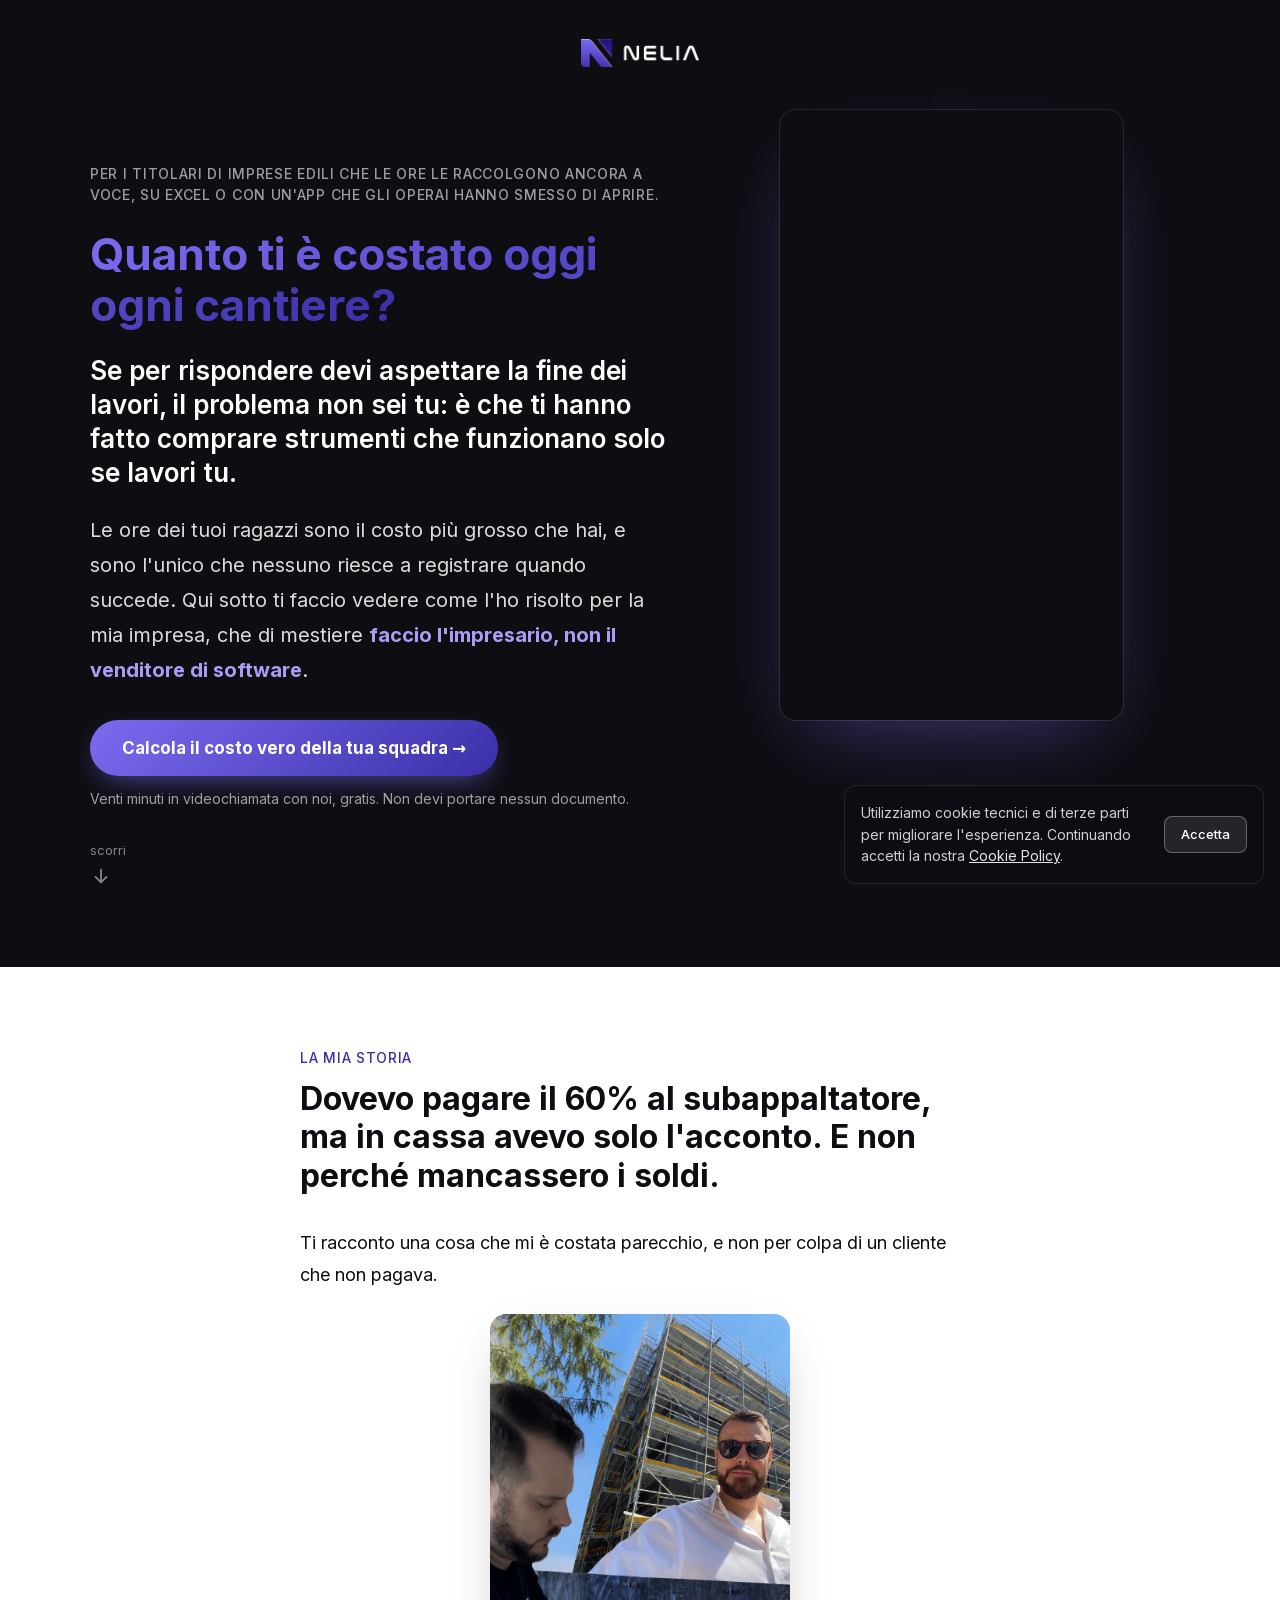
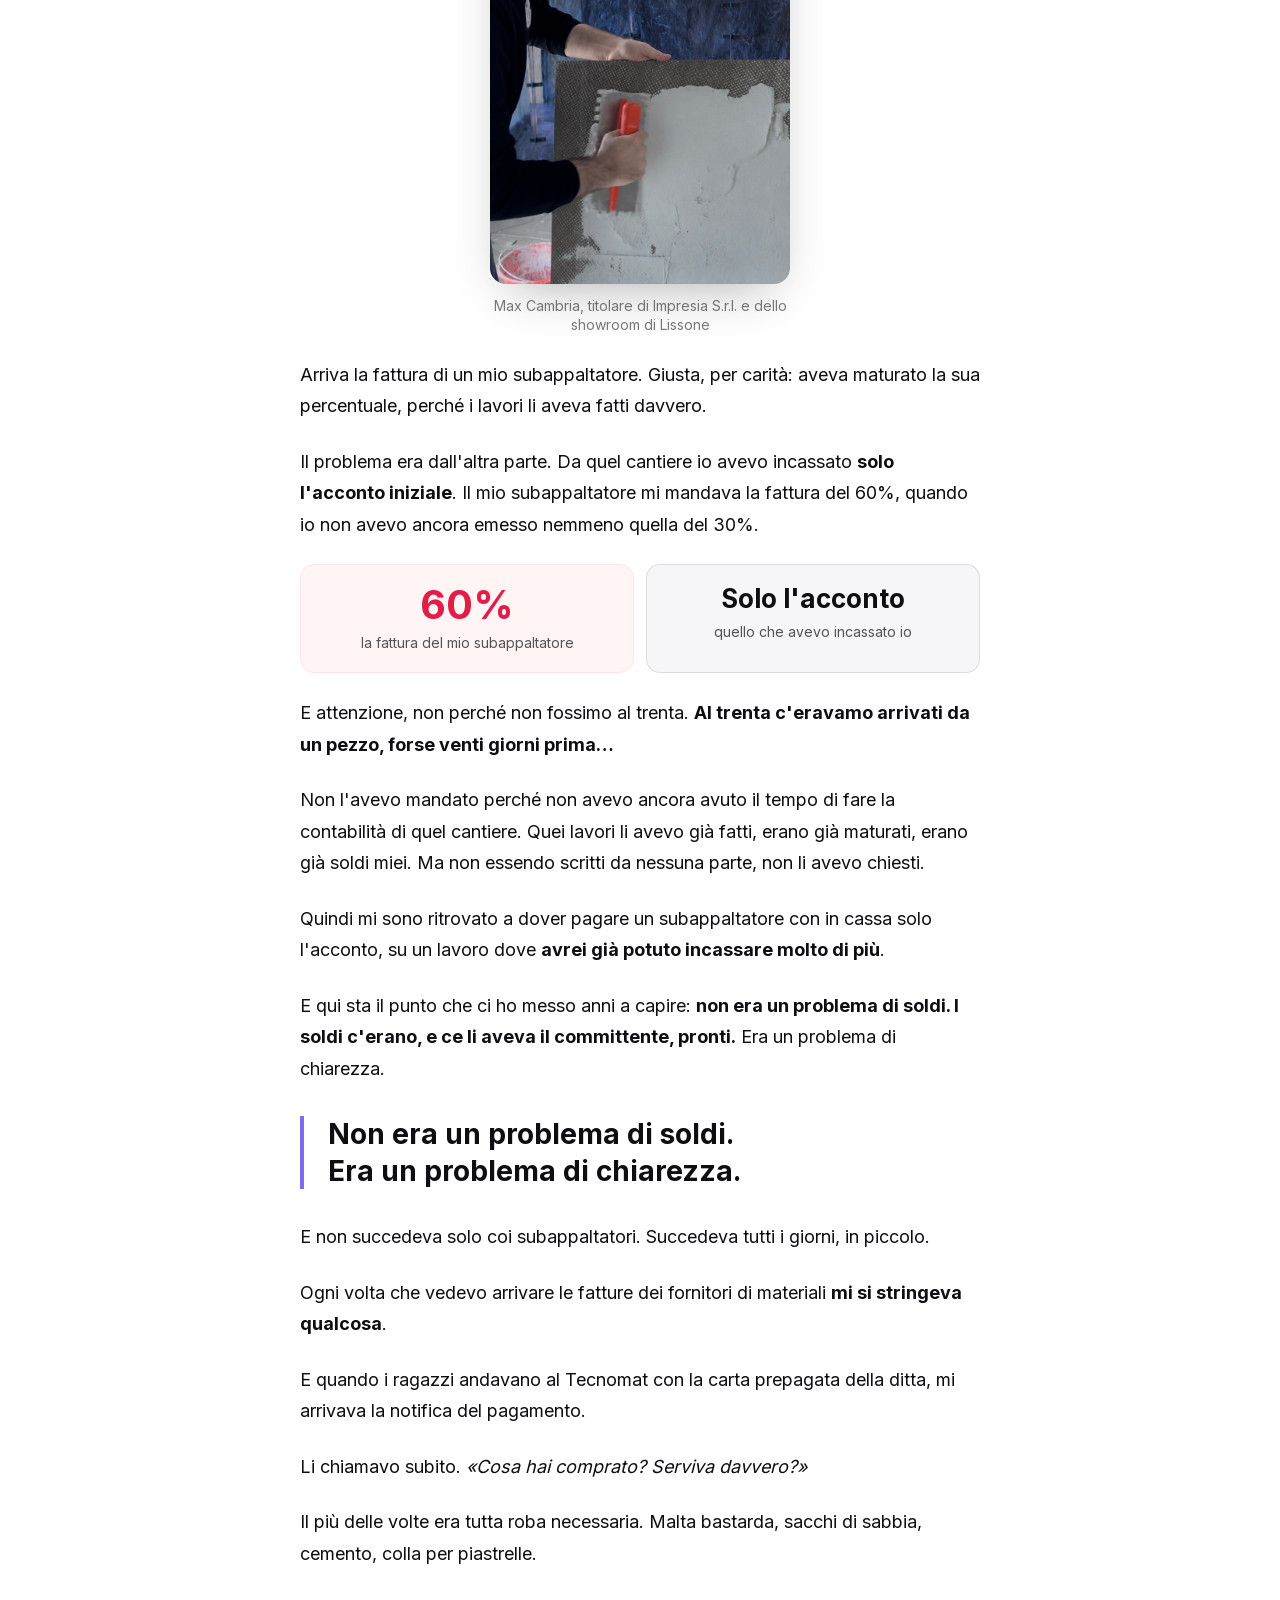
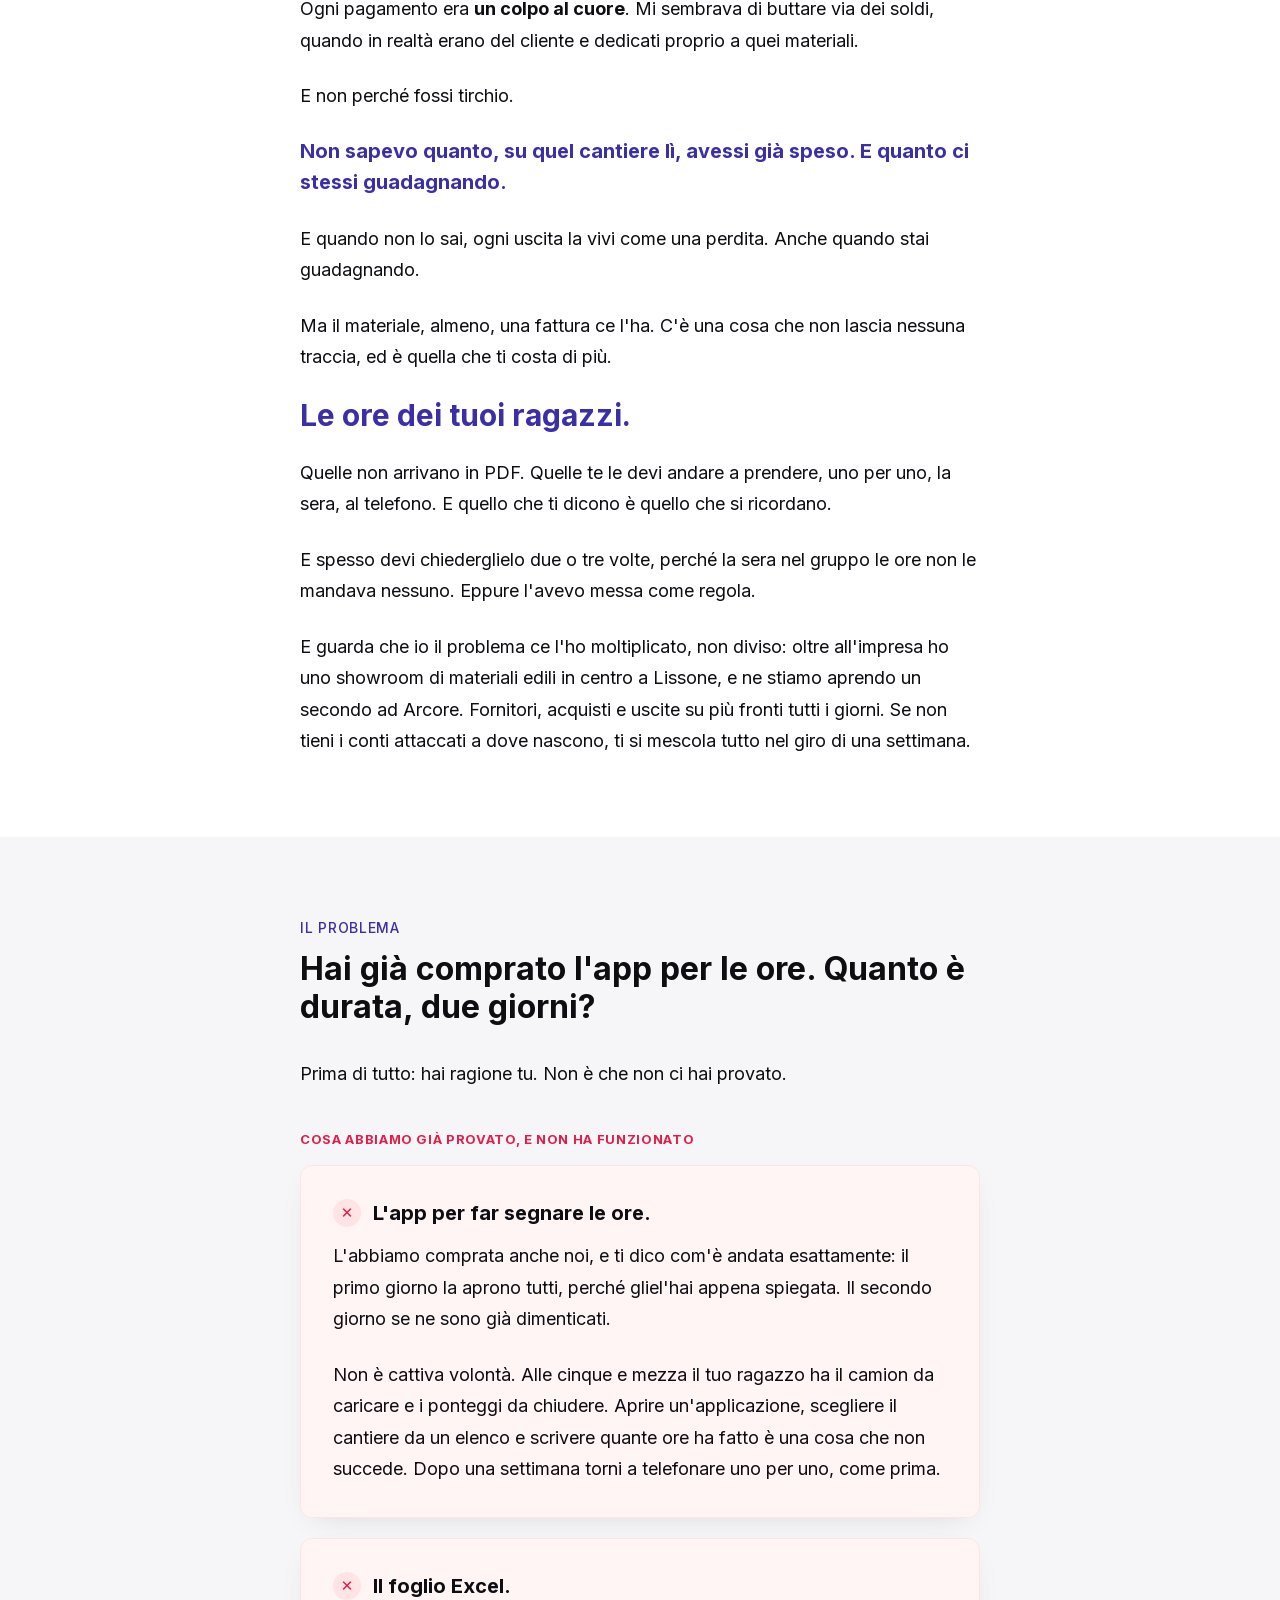
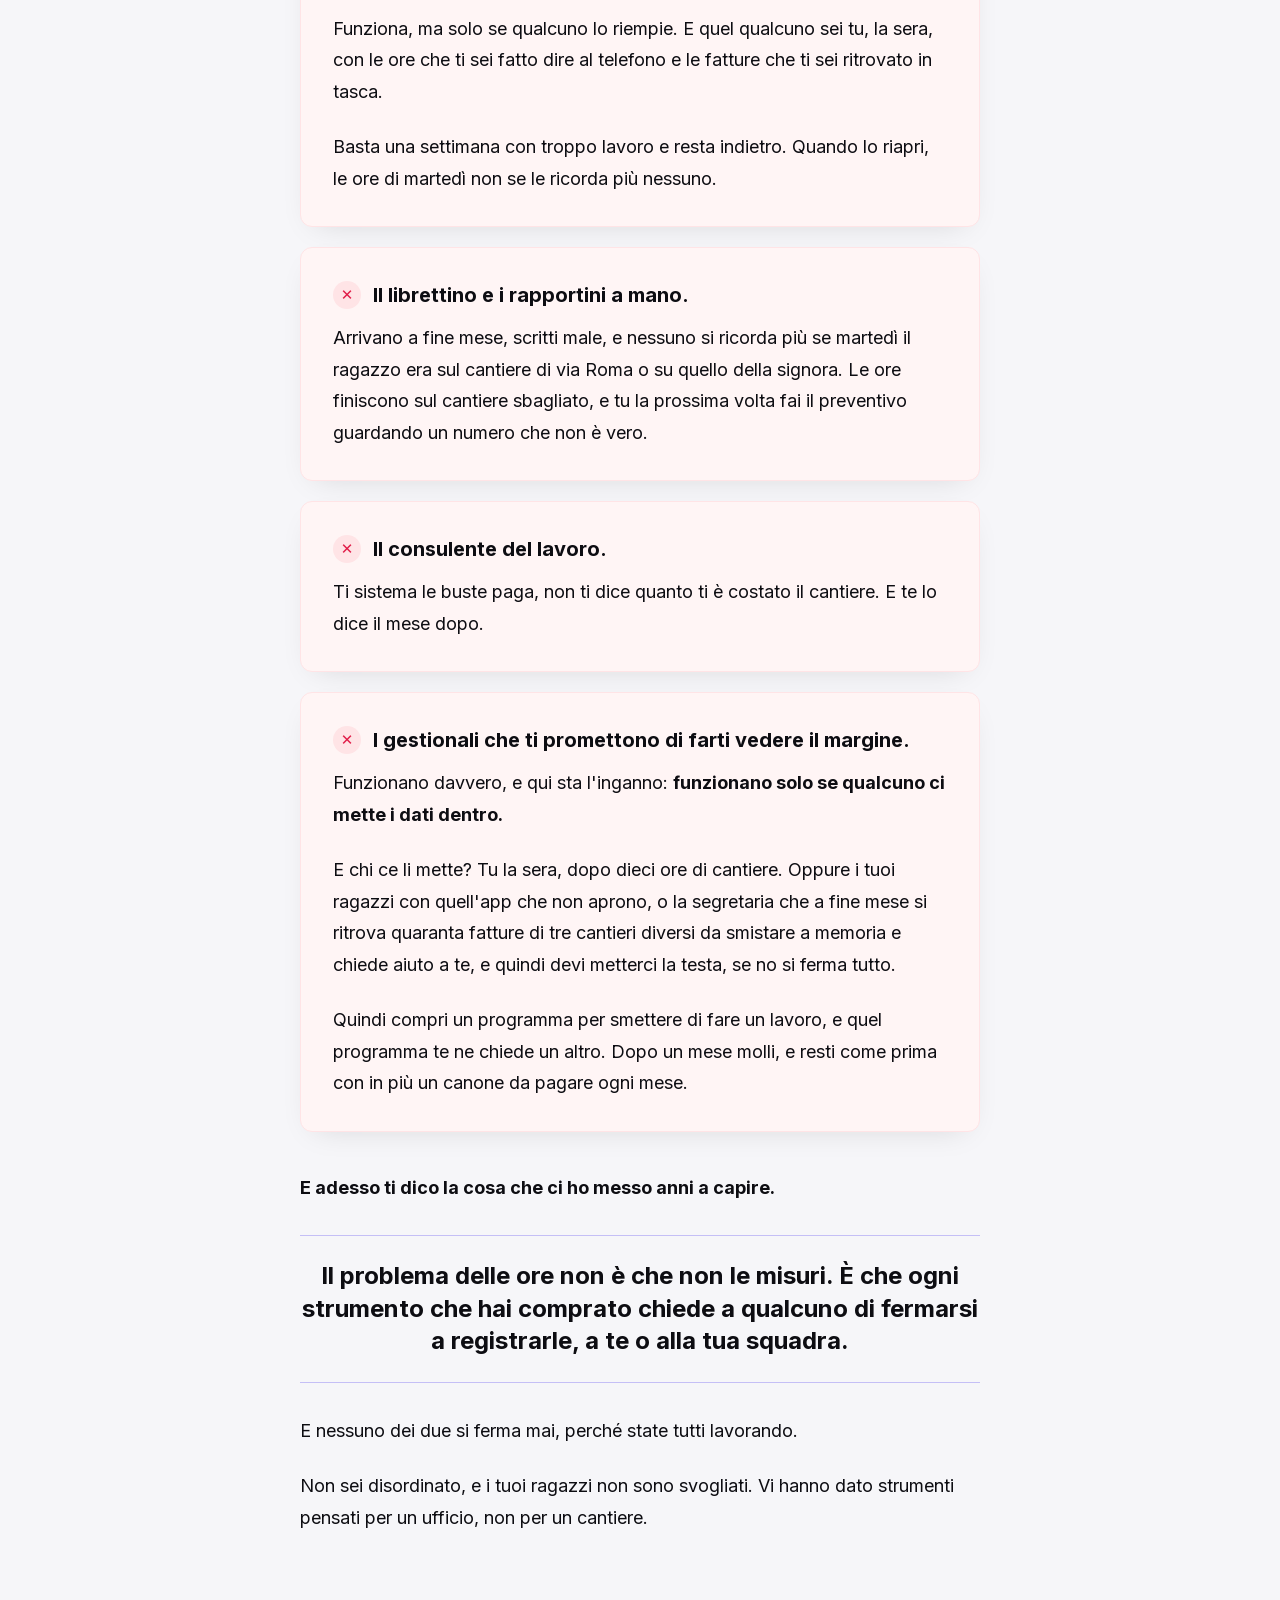
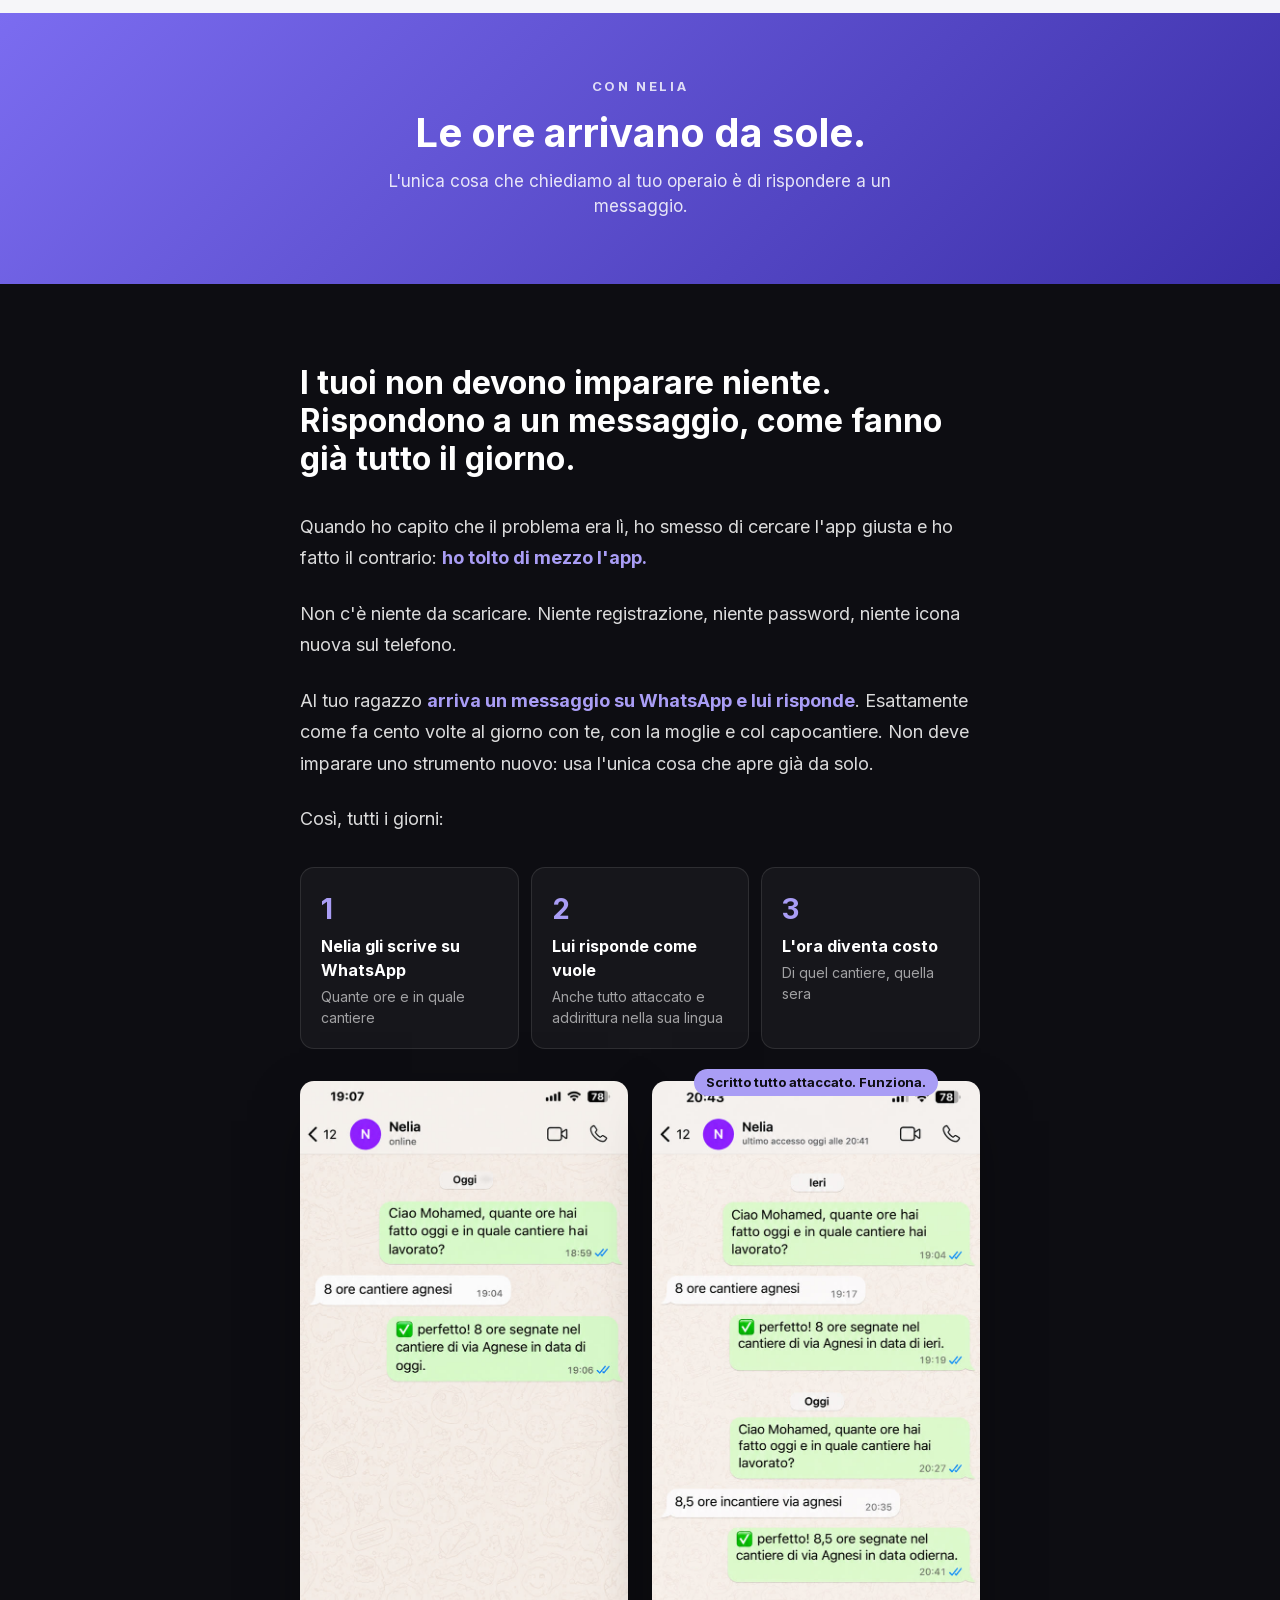
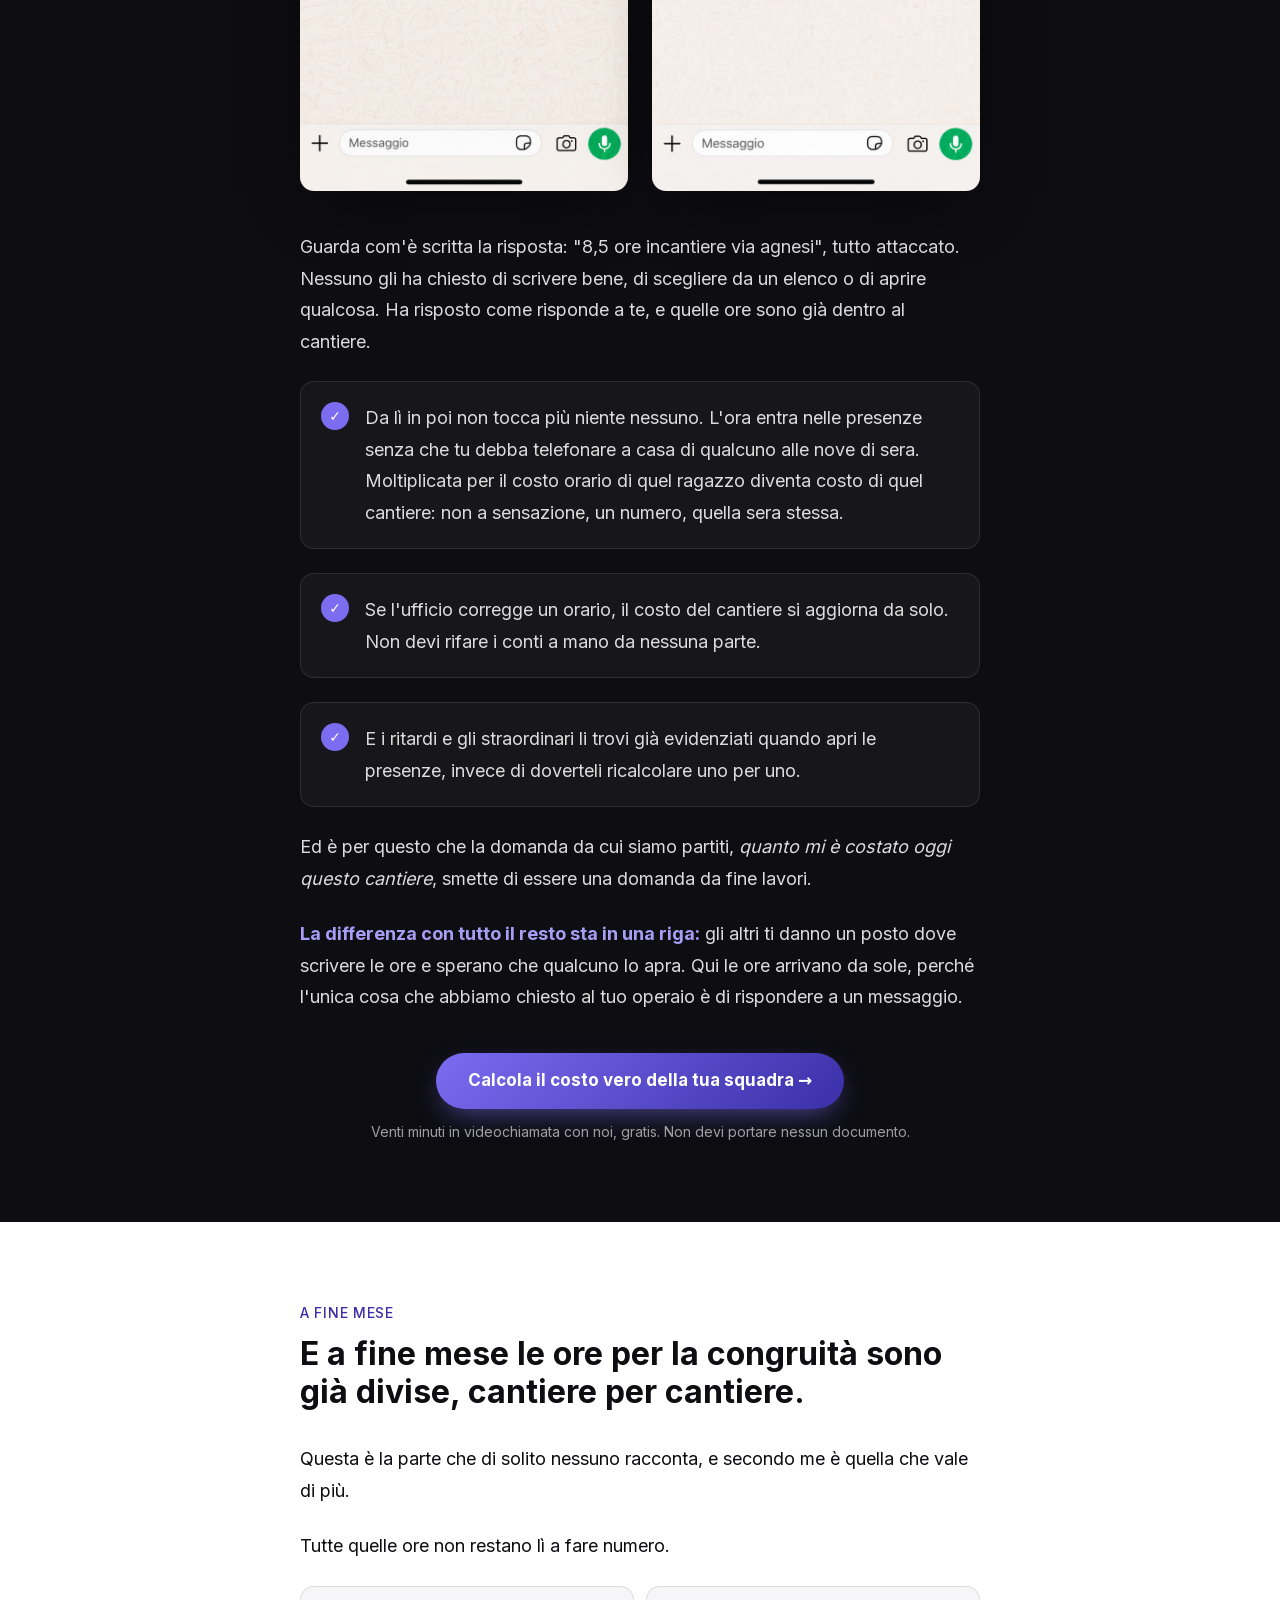
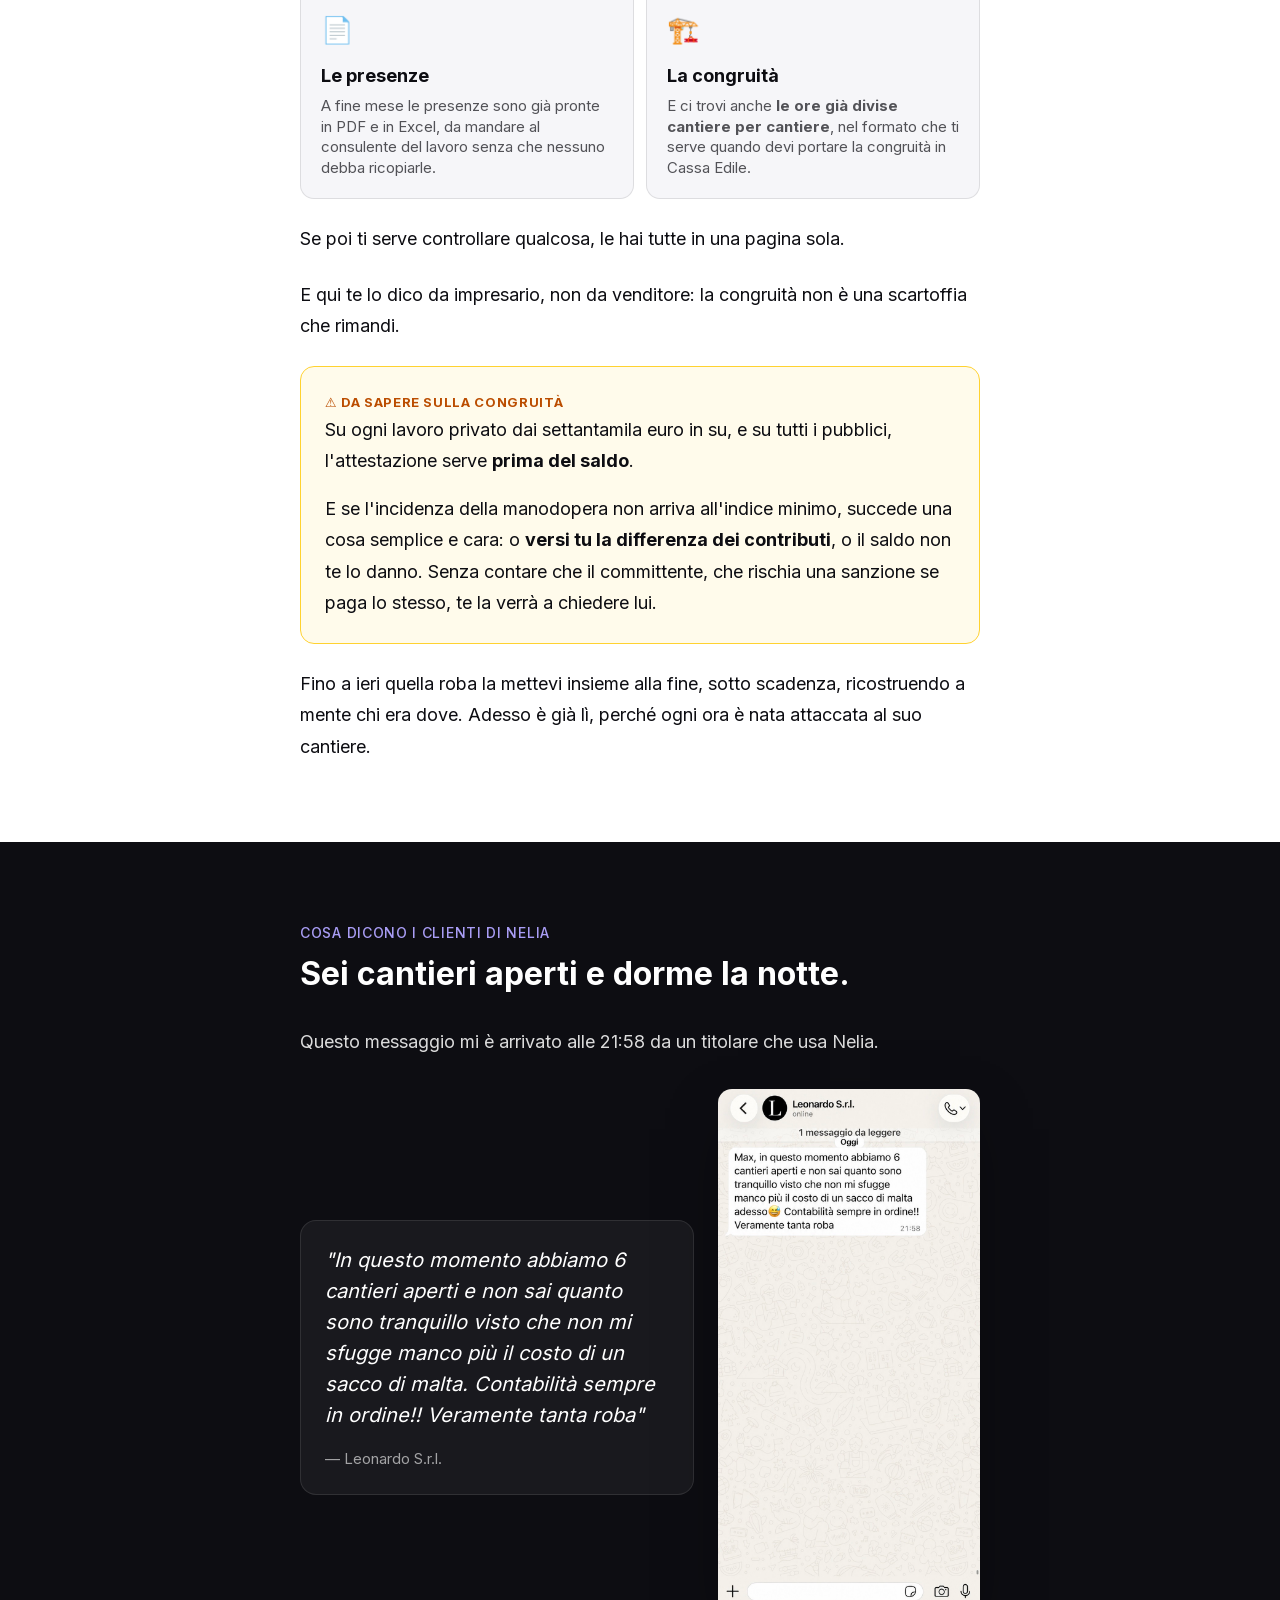
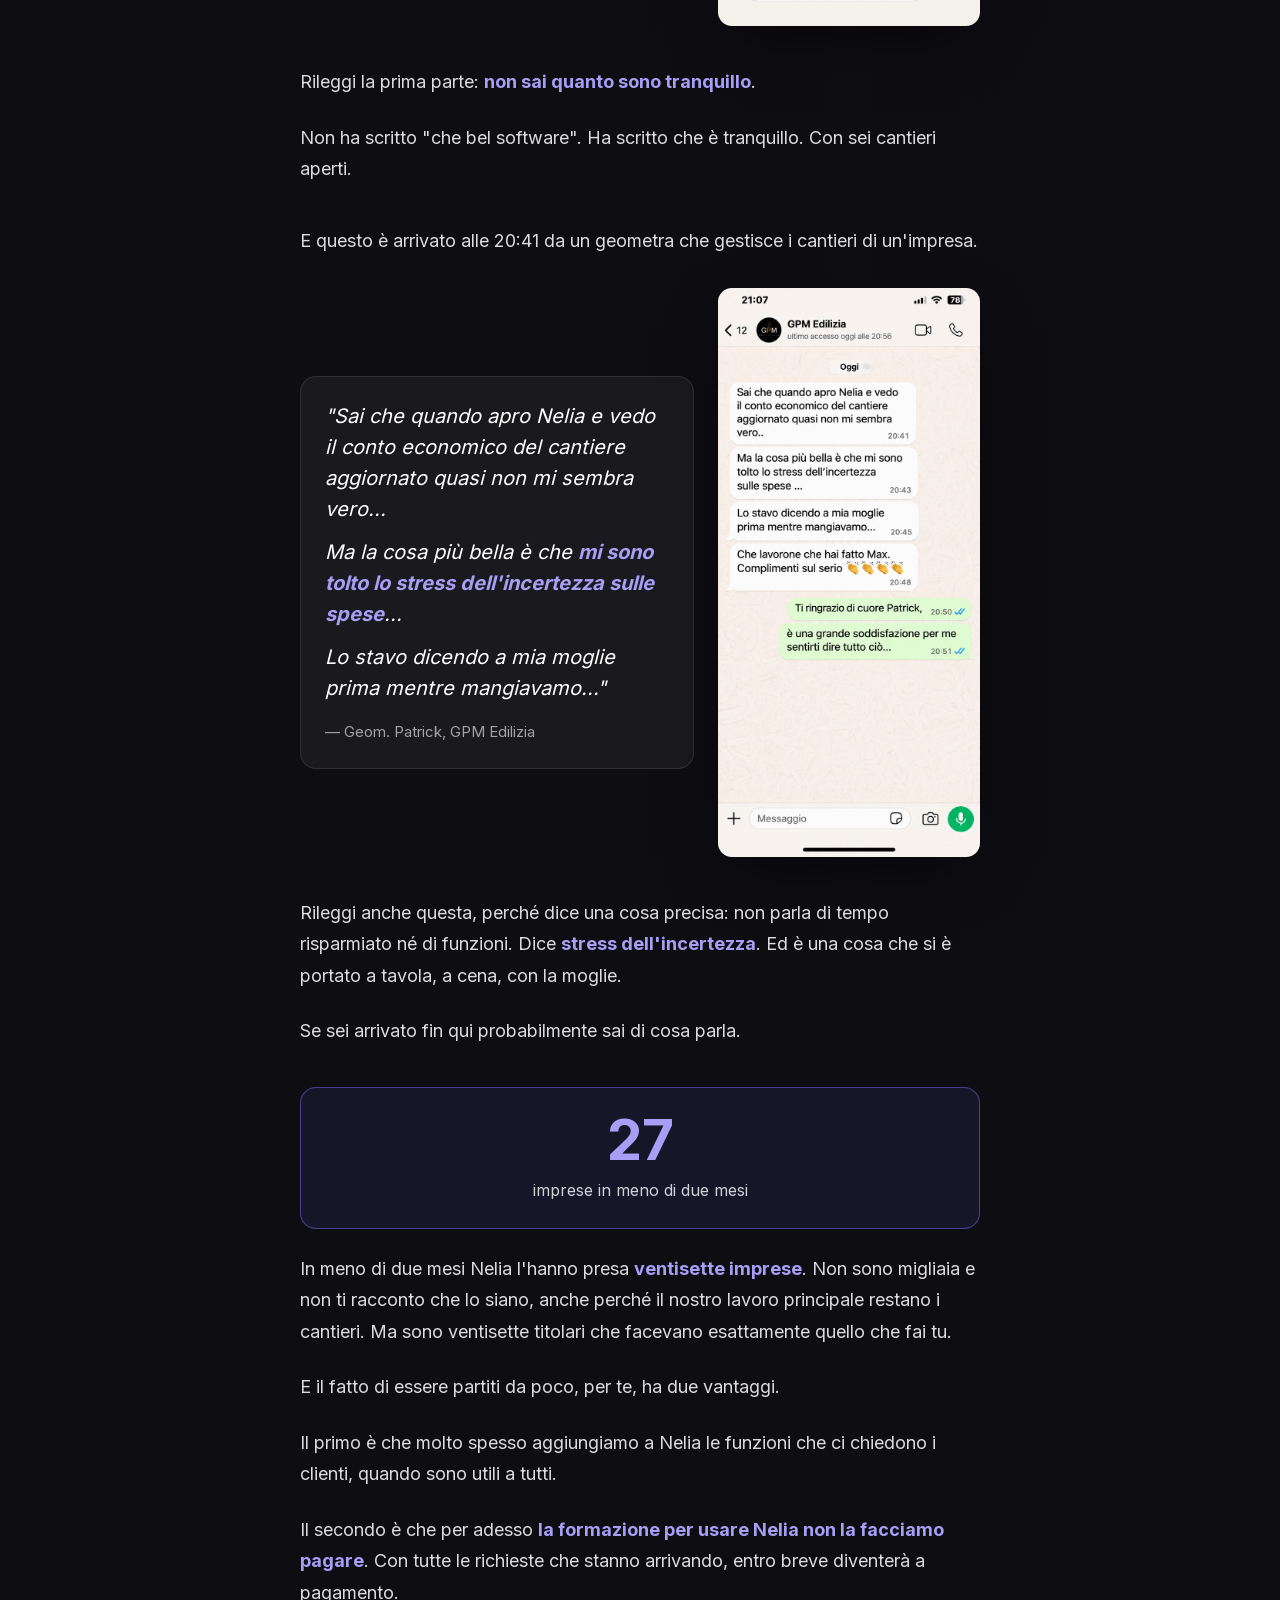
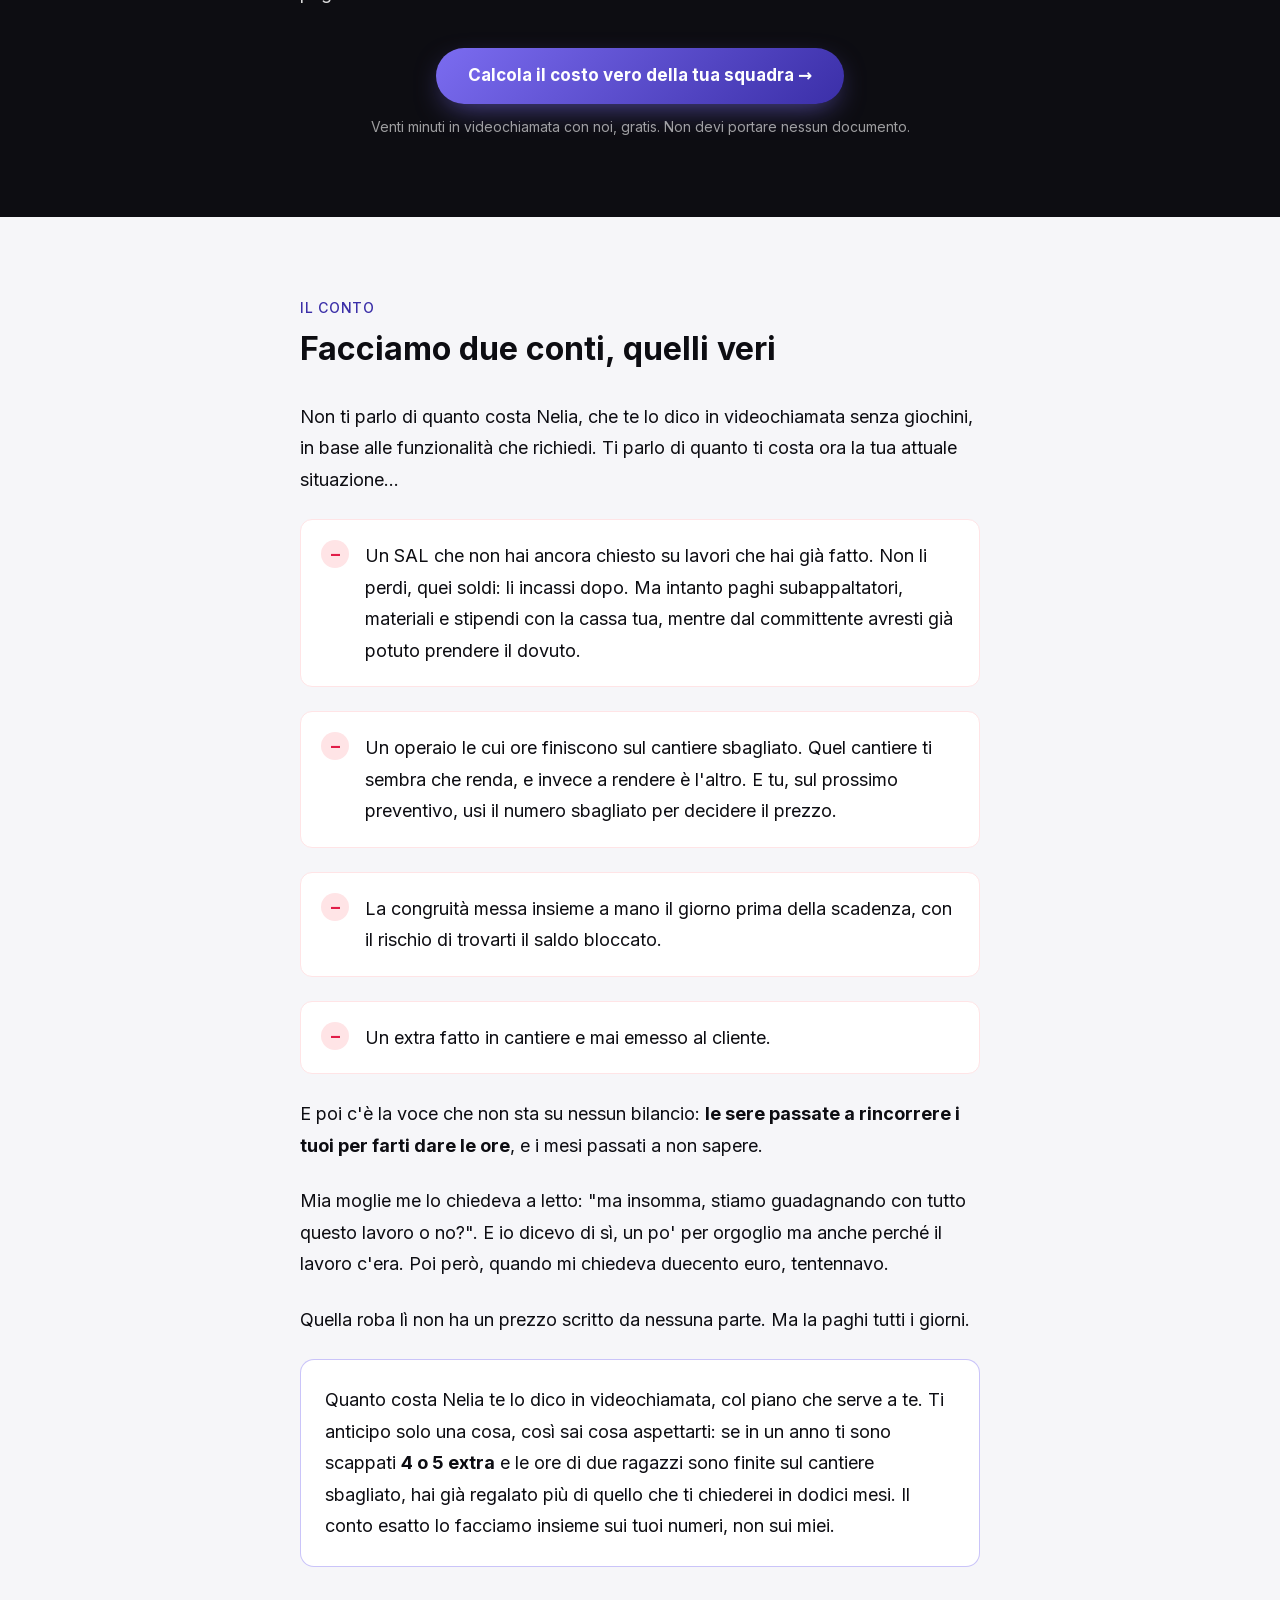
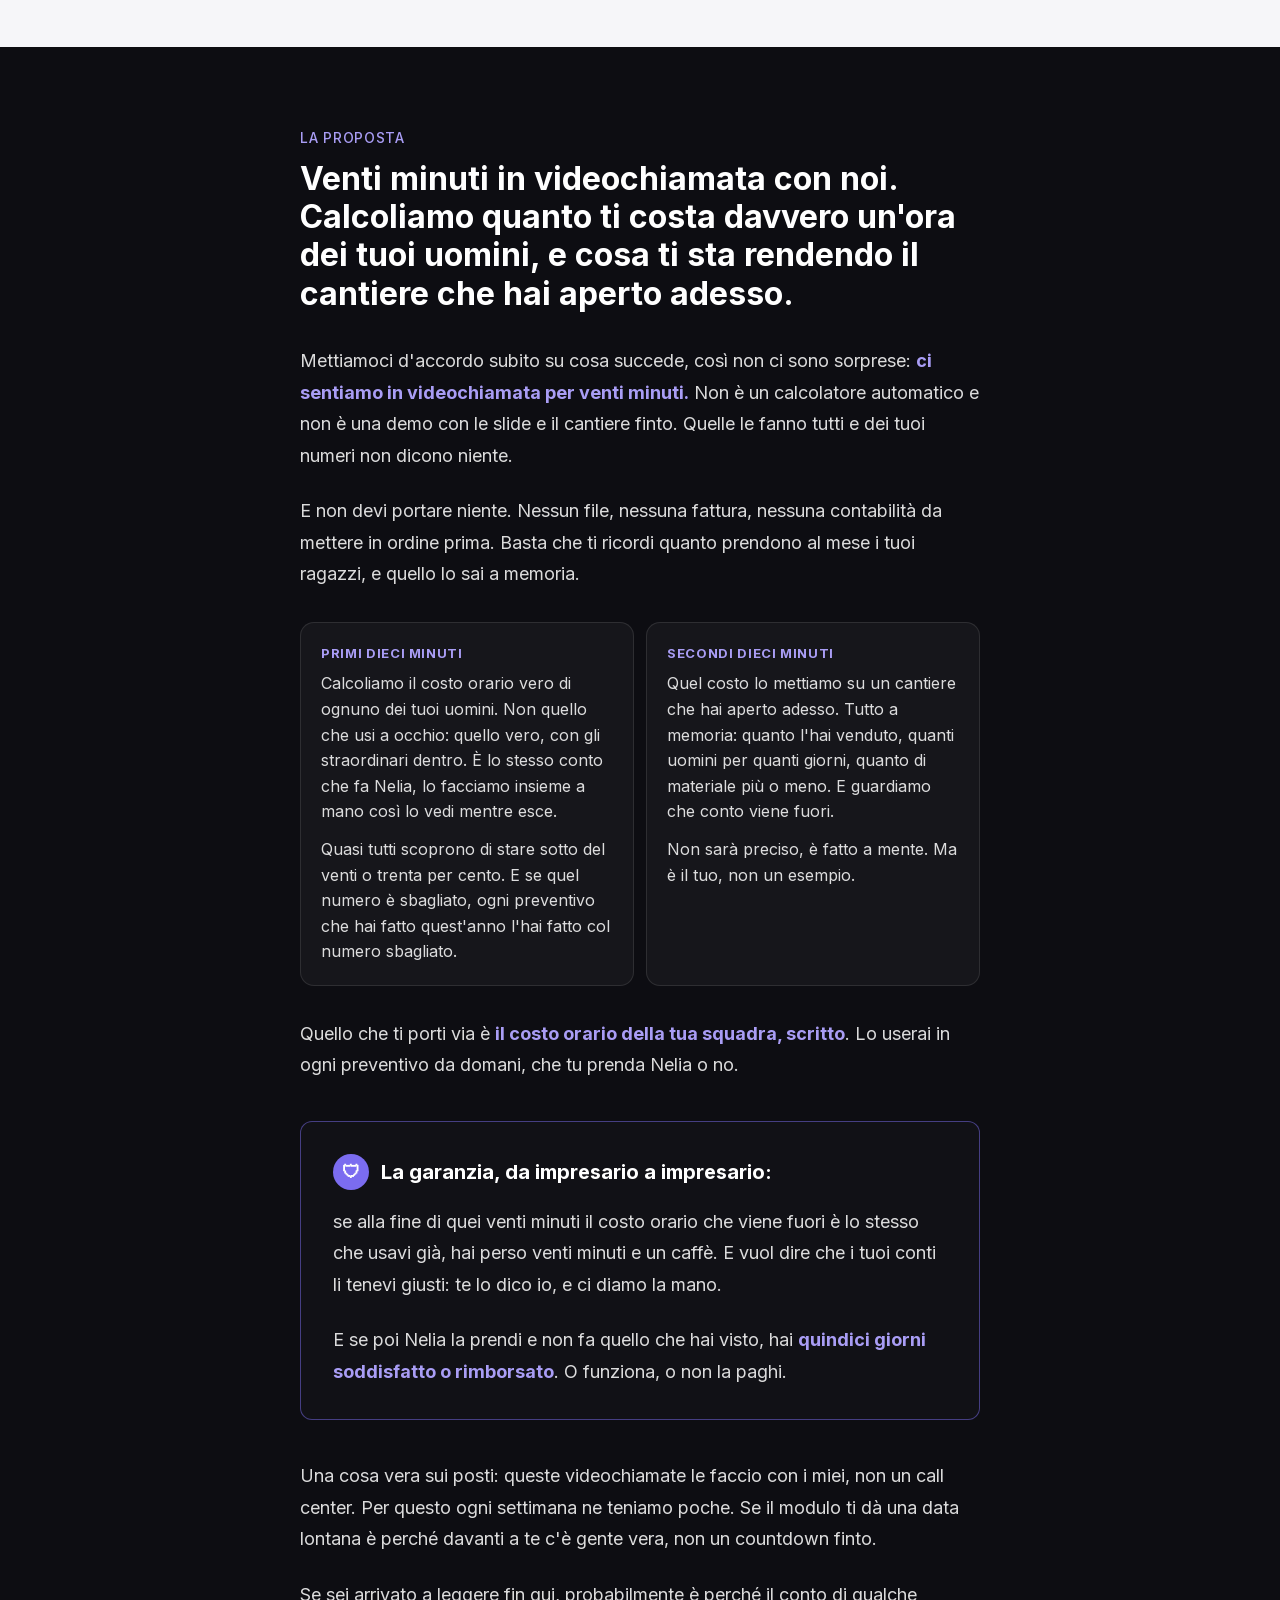
<file: index.html>
<!DOCTYPE html>
<html lang="it">
<head>
<meta charset="utf-8">
<meta name="viewport" content="width=device-width, initial-scale=1">
<title>Nelia - Quanto ti è costato oggi ogni cantiere?</title>
<meta name="author" content="Nelia">
<meta name="description" content="Le ore dei tuoi ragazzi arrivano rispondendo a un messaggio WhatsApp e diventano da sole il costo di quel cantiere. Prenota una videochiamata gratuita.">
<meta property="og:type" content="website">
<meta property="og:title" content="Nelia - Quanto ti è costato oggi ogni cantiere?">
<meta property="og:description" content="Le ore dei tuoi ragazzi arrivano rispondendo a un messaggio WhatsApp e diventano da sole il costo di quel cantiere.">
<link rel="icon" href="assets/favicon.png" type="image/png">
<link rel="stylesheet" href="assets/inter.css">
<link rel="stylesheet" href="assets/styles.css">
<link rel="stylesheet" href="assets/extra.css">
<!-- Meta Pixel (lo stesso di prova.mynelia.it) -->
<script>
!function(f,b,e,v,n,t,s){if(f.fbq)return;n=f.fbq=function(){n.callMethod?n.callMethod.apply(n,arguments):n.queue.push(arguments)};if(!f._fbq)f._fbq=n;n.push=n;n.loaded=!0;n.version='2.0';n.queue=[];t=b.createElement(e);t.async=!0;t.src=v;s=b.getElementsByTagName(e)[0];s.parentNode.insertBefore(t,s)}(window,document,'script','https://connect.facebook.net/en_US/fbevents.js');fbq('init','4167147603589375');fbq('track','PageView');
</script>
<!-- Microsoft Clarity (progetto «Landing cantieri») -->
<script>
(function(c,l,a,r,i,t,y){c[a]=c[a]||function(){(c[a].q=c[a].q||[]).push(arguments)};t=l.createElement(r);t.async=1;t.src="https://www.clarity.ms/tag/"+i;y=l.getElementsByTagName(r)[0];y.parentNode.insertBefore(t,y);})(window, document, "clarity", "script", "ze0okjtqvh");
</script>
<style>
.anim .a-su{opacity:0;transform:translateY(28px);transition:opacity .7s cubic-bezier(.2,.7,.2,1),transform .7s cubic-bezier(.2,.7,.2,1)}
.anim .a-foto{opacity:0;transform:scale(.96);transition:opacity .8s cubic-bezier(.2,.7,.2,1),transform .8s cubic-bezier(.2,.7,.2,1)}
.anim .a-su.visto,.anim .a-foto.visto{opacity:1;transform:none}
@media (prefers-reduced-motion:reduce){.anim .a-su,.anim .a-foto{opacity:1;transform:none;transition:none}}
</style>
</head>
<body>
<noscript><img height="1" width="1" style="display:none" src="https://www.facebook.com/tr?id=4167147603589375&amp;ev=PageView&amp;noscript=1" alt=""/></noscript>
<div class="min-h-screen bg-white text-[#0D0D12]">
  <header class="bg-[#0D0D12] px-5 pt-[28px] pb-4 md:pt-[39px] md:pb-4">
    <div class="mx-auto flex max-w-[1200px] items-center justify-center">
      <img src="assets/nelia-logo-v2.png" alt="Nelia" class="h-7 w-auto md:h-8" style="max-width:120px"/>
    </div>
  </header>
  <section class="px-5 py-12 md:py-20 bg-[#0D0D12] text-white">
    <div class="mx-auto grid max-w-[1100px] items-center gap-10 md:grid-cols-[1.1fr_0.9fr]">
      <div class="space-y-5 md:space-y-6">
        <p class="text-[13px] font-medium uppercase tracking-wider text-white/60 md:text-[14px]">Per i titolari di imprese edili che le ore le raccolgono ancora a voce, su Excel o con un&#x27;app che gli operai hanno smesso di aprire.</p>
        <h1 class="text-[30px] leading-[1.15] font-bold md:text-[44px] text-white"><span class="bg-nelia-gradient bg-clip-text text-transparent">Quanto ti è costato oggi ogni cantiere?</span></h1>
        <p class="text-[20px] font-semibold leading-[1.3] text-white md:text-[26px]">Se per rispondere devi aspettare la fine dei lavori, il problema non sei tu: è che ti hanno fatto comprare strumenti che funzionano solo se lavori tu.</p>
        <div class="md:hidden mx-auto w-[62%] overflow-hidden rounded-[16px] shadow-[0_30px_80px_-30px_rgba(123,108,240,0.5)] ring-1 ring-white/10">
          <div class="relative w-full" style="padding-top:177.78%">
            <iframe src="https://player.vimeo.com/video/1214076964?title=0&amp;byline=0&amp;portrait=0" title="Nelia — video di presentazione" class="absolute inset-0 h-full w-full" frameborder="0" allow="autoplay; fullscreen; picture-in-picture" allowfullscreen></iframe>
          </div>
        </div>
        <div class="text-[17px] leading-[1.75] text-white/85 md:text-[20px]">
          <p>Le ore dei tuoi ragazzi sono il costo più grosso che hai, e sono l&#x27;unico che nessuno riesce a registrare quando succede. Qui sotto ti faccio vedere come l&#x27;ho risolto per la mia impresa, che di mestiere <strong class="font-bold text-[#A99DF5]">faccio l&#x27;impresario, non il venditore di software</strong>.</p>
        </div>
        <div class="pt-2">
          <a href="#form" class="bg-nelia-gradient flex h-[56px] w-full items-center justify-center rounded-[10px] px-6 text-[17px] font-bold text-white shadow-[0_10px_30px_-10px_rgba(123,108,240,0.7)] transition active:scale-[0.99] md:inline-flex md:h-[56px] md:w-auto md:rounded-full md:px-8 md:text-[17px] md:hover:scale-[1.02]">Calcola il costo vero della tua squadra →</a>
          <p class="mt-3 text-[14px] text-white/60">Venti minuti in videochiamata con noi, gratis. Non devi portare nessun documento.</p>
        </div>
        <div class="pt-1">
          <a href="#lead" aria-label="Scorri" class="inline-flex flex-col items-start gap-1 text-white/50">
            <span class="text-[13px]">scorri</span>
            <svg width="22" height="22" viewBox="0 0 24 24" fill="none" class="animate-bounce"><path d="M12 5v14m0 0l-6-6m6 6l6-6" stroke="currentColor" stroke-width="2" stroke-linecap="round"></path></svg>
          </a>
        </div>
      </div>
      <div class="hidden md:block md:order-last">
        <div class="mx-auto w-[72%] overflow-hidden rounded-[16px] shadow-[0_30px_80px_-30px_rgba(123,108,240,0.5)] ring-1 ring-white/10 md:-translate-y-[18%]">
          <div class="relative w-full" style="padding-top:177.78%">
            <iframe src="https://player.vimeo.com/video/1214076964?title=0&amp;byline=0&amp;portrait=0" title="Nelia — video di presentazione" class="absolute inset-0 h-full w-full" frameborder="0" allow="autoplay; fullscreen; picture-in-picture" allowfullscreen></iframe>
          </div>
        </div>
      </div>
    </div>
  </section>
  <section id="lead" class="px-5 py-12 md:py-20 bg-white">
    <div class="mx-auto w-full max-w-[680px]">
      <p class="mb-3 text-[13px] font-medium uppercase tracking-wider text-[#3B2FA8] md:text-[14px]">La mia storia</p>
      <h2 class="text-[24px] leading-[1.2] font-bold md:text-[32px] mb-8 text-[#0D0D12]">Dovevo pagare il 60% al subappaltatore, ma in cassa avevo solo l'acconto. E non perché mancassero i soldi.</h2>
        <div class="text-[17px] leading-[1.75] md:text-[18px] space-y-5 md:space-y-6">
          <p>Ti racconto una cosa che mi è costata parecchio, e non per colpa di un cliente che non pagava.</p>
<figure class="mx-auto w-[55%] max-w-[300px]">
          <div class="overflow-hidden rounded-[16px] shadow-[0_20px_50px_-20px_rgba(13,13,18,0.35)]">
            <img src="assets/hero-nelia.jpg" alt="Max Cambria, titolare di impresa edile, in cantiere" class="h-auto w-full object-cover"/>
          </div>
          <figcaption class="mt-3 text-center text-[13px] leading-snug text-[#0D0D12]/55 md:text-[14px]">Max Cambria, titolare di Impresia S.r.l. e dello showroom di Lissone</figcaption>
        </figure>
          <p>Arriva la fattura di un mio subappaltatore. Giusta, per carità: aveva maturato la sua percentuale, perché i lavori li aveva fatti davvero.</p>
          <p>Il problema era dall'altra parte. Da quel cantiere io avevo incassato <strong>solo l'acconto iniziale</strong>. Il mio subappaltatore mi mandava la fattura del 60%, quando io non avevo ancora emesso nemmeno quella del 30%.</p>
          <div class="grid grid-cols-2 gap-3">
            <div class="rounded-[14px] border border-[#FFE4E6] bg-[#FFF5F5] p-5 text-center"><div class="text-[40px] font-bold leading-none text-[#E11D48]" data-conta="60" data-dopo="%">60%</div><div class="mt-2 text-[14px] leading-snug text-[#0D0D12]/70">la fattura del mio subappaltatore</div></div>
            <div class="rounded-[14px] border border-black/10 bg-[#F6F6F9] p-5 text-center"><div class="text-[22px] font-bold leading-[1.1] text-[#0D0D12] md:text-[26px]">Solo l'acconto</div><div class="mt-2 text-[14px] leading-snug text-[#0D0D12]/70">quello che avevo incassato io</div></div>
          </div>
          <p>E attenzione, non perché non fossimo al trenta. <strong>Al trenta c'eravamo arrivati da un pezzo, forse venti giorni prima…</strong></p>
          <p>Non l'avevo mandato perché non avevo ancora avuto il tempo di fare la contabilità di quel cantiere. Quei lavori li avevo già fatti, erano già maturati, erano già soldi miei. Ma non essendo scritti da nessuna parte, non li avevo chiesti.</p>
          <p>Quindi mi sono ritrovato a dover pagare un subappaltatore con in cassa solo l'acconto, su un lavoro dove <strong>avrei già potuto incassare molto di più</strong>.</p>
          <p>E qui sta il punto che ci ho messo anni a capire: <strong>non era un problema di soldi. I soldi c'erano, e ce li aveva il committente, pronti.</strong> Era un problema di chiarezza.</p>
          <blockquote class="my-8 border-l-4 border-[#7B6CF0] pl-6 text-[24px] font-bold leading-[1.3] text-[#0D0D12] md:text-[28px]">Non era un problema di soldi.<br/>Era un problema di chiarezza.</blockquote>
          <p>E non succedeva solo coi subappaltatori. Succedeva tutti i giorni, in piccolo.</p>
          <p>Ogni volta che vedevo arrivare le fatture dei fornitori di materiali <strong>mi si stringeva qualcosa</strong>.</p>
          <p>E quando i ragazzi andavano al Tecnomat con la carta prepagata della ditta, mi arrivava la notifica del pagamento.</p>
          <p>Li chiamavo subito. <em>«Cosa hai comprato? Serviva davvero?»</em></p>
          <p>Il più delle volte era tutta roba necessaria. Malta bastarda, sacchi di sabbia, cemento, colla per piastrelle.</p>
          <p>Ogni pagamento era <strong>un colpo al cuore</strong>. Mi sembrava di buttare via dei soldi, quando in realtà erano del cliente e dedicati proprio a quei materiali.</p>
          <p>E non perché fossi tirchio.</p>
          <p><strong class="text-[19px] leading-snug text-[#3B2FA8] md:text-[20px]">Non sapevo quanto, su quel cantiere lì, avessi già speso. E quanto ci stessi guadagnando.</strong></p>
          <p>E quando non lo sai, ogni uscita la vivi come una perdita. Anche quando stai guadagnando.</p>
          <p>Ma il materiale, almeno, una fattura ce l'ha. C'è una cosa che non lascia nessuna traccia, ed è quella che ti costa di più.</p>
          <p class="text-[24px] font-bold leading-[1.2] text-[#3B2FA8] md:text-[30px]">Le ore dei tuoi ragazzi.</p>
          <p>Quelle non arrivano in PDF. Quelle te le devi andare a prendere, uno per uno, la sera, al telefono. E quello che ti dicono è quello che si ricordano.</p>
          <p>E spesso devi chiederglielo due o tre volte, perché la sera nel gruppo le ore non le mandava nessuno. Eppure l'avevo messa come regola.</p>
          <p>E guarda che io il problema ce l'ho moltiplicato, non diviso: oltre all'impresa ho uno showroom di materiali edili in centro a Lissone, e ne stiamo aprendo un secondo ad Arcore. Fornitori, acquisti e uscite su più fronti tutti i giorni. Se non tieni i conti attaccati a dove nascono, ti si mescola tutto nel giro di una settimana.</p>
        </div>
        
    </div>
  </section>
  <section class="px-5 py-12 md:py-20 bg-[#F6F6F9]">
    <div class="mx-auto w-full max-w-[680px]">
      <p class="mb-3 text-[13px] font-medium uppercase tracking-wider text-[#3B2FA8] md:text-[14px]">Il problema</p>
      <h2 class="text-[24px] leading-[1.2] font-bold md:text-[32px] mb-8 text-[#0D0D12]">Hai già comprato l'app per le ore. Quanto è durata, due giorni?</h2>
        <div class="text-[17px] leading-[1.75] md:text-[18px] space-y-5 md:space-y-6">
          <p>Prima di tutto: hai ragione tu. Non è che non ci hai provato.</p>
        </div>
        <p class="mt-10 mb-4 text-[13px] font-bold uppercase tracking-wider text-[#E11D48]">Cosa abbiamo già provato, e non ha funzionato</p>
        <div class="space-y-5">
        <div class="rounded-[12px] border border-[#FFE4E6] bg-[#FFF5F5] p-6 shadow-[0_10px_30px_-15px_rgba(13,13,18,0.15)] md:p-8">
          <p class="mb-3 flex items-center gap-3 text-[18px] font-bold md:text-[20px]"><span class="flex h-7 w-7 shrink-0 items-center justify-center rounded-full bg-[#FFE4E6] text-[15px] text-[#E11D48]">✕</span>L'app per far segnare le ore.</p>
        <div class="text-[17px] leading-[1.75] md:text-[18px] space-y-5 md:space-y-6">
          <p>L'abbiamo comprata anche noi, e ti dico com'è andata esattamente: il primo giorno la aprono tutti, perché gliel'hai appena spiegata. Il secondo giorno se ne sono già dimenticati.</p>
          <p>Non è cattiva volontà. Alle cinque e mezza il tuo ragazzo ha il camion da caricare e i ponteggi da chiudere. Aprire un'applicazione, scegliere il cantiere da un elenco e scrivere quante ore ha fatto è una cosa che non succede. Dopo una settimana torni a telefonare uno per uno, come prima.</p>
        </div>
        </div>
        <div class="rounded-[12px] border border-[#FFE4E6] bg-[#FFF5F5] p-6 shadow-[0_10px_30px_-15px_rgba(13,13,18,0.15)] md:p-8">
          <p class="mb-3 flex items-center gap-3 text-[18px] font-bold md:text-[20px]"><span class="flex h-7 w-7 shrink-0 items-center justify-center rounded-full bg-[#FFE4E6] text-[15px] text-[#E11D48]">✕</span>Il foglio Excel.</p>
        <div class="text-[17px] leading-[1.75] md:text-[18px] space-y-5 md:space-y-6">
          <p>Funziona, ma solo se qualcuno lo riempie. E quel qualcuno sei tu, la sera, con le ore che ti sei fatto dire al telefono e le fatture che ti sei ritrovato in tasca.</p>
          <p>Basta una settimana con troppo lavoro e resta indietro. Quando lo riapri, le ore di martedì non se le ricorda più nessuno.</p>
        </div>
        </div>
        <div class="rounded-[12px] border border-[#FFE4E6] bg-[#FFF5F5] p-6 shadow-[0_10px_30px_-15px_rgba(13,13,18,0.15)] md:p-8">
          <p class="mb-3 flex items-center gap-3 text-[18px] font-bold md:text-[20px]"><span class="flex h-7 w-7 shrink-0 items-center justify-center rounded-full bg-[#FFE4E6] text-[15px] text-[#E11D48]">✕</span>Il librettino e i rapportini a mano.</p>
        <div class="text-[17px] leading-[1.75] md:text-[18px] space-y-5 md:space-y-6">
          <p>Arrivano a fine mese, scritti male, e nessuno si ricorda più se martedì il ragazzo era sul cantiere di via Roma o su quello della signora. Le ore finiscono sul cantiere sbagliato, e tu la prossima volta fai il preventivo guardando un numero che non è vero.</p>
        </div>
        </div>
        <div class="rounded-[12px] border border-[#FFE4E6] bg-[#FFF5F5] p-6 shadow-[0_10px_30px_-15px_rgba(13,13,18,0.15)] md:p-8">
          <p class="mb-3 flex items-center gap-3 text-[18px] font-bold md:text-[20px]"><span class="flex h-7 w-7 shrink-0 items-center justify-center rounded-full bg-[#FFE4E6] text-[15px] text-[#E11D48]">✕</span>Il consulente del lavoro.</p>
        <div class="text-[17px] leading-[1.75] md:text-[18px] space-y-5 md:space-y-6">
          <p>Ti sistema le buste paga, non ti dice quanto ti è costato il cantiere. E te lo dice il mese dopo.</p>
        </div>
        </div>
        <div class="rounded-[12px] border border-[#FFE4E6] bg-[#FFF5F5] p-6 shadow-[0_10px_30px_-15px_rgba(13,13,18,0.15)] md:p-8">
          <p class="mb-3 flex items-center gap-3 text-[18px] font-bold md:text-[20px]"><span class="flex h-7 w-7 shrink-0 items-center justify-center rounded-full bg-[#FFE4E6] text-[15px] text-[#E11D48]">✕</span>I gestionali che ti promettono di farti vedere il margine.</p>
        <div class="text-[17px] leading-[1.75] md:text-[18px] space-y-5 md:space-y-6">
          <p>Funzionano davvero, e qui sta l'inganno: <strong>funzionano solo se qualcuno ci mette i dati dentro.</strong></p>
          <p>E chi ce li mette? Tu la sera, dopo dieci ore di cantiere. Oppure i tuoi ragazzi con quell'app che non aprono, o la segretaria che a fine mese si ritrova quaranta fatture di tre cantieri diversi da smistare a memoria e chiede aiuto a te, e quindi devi metterci la testa, se no si ferma tutto.</p>
          <p>Quindi compri un programma per smettere di fare un lavoro, e quel programma te ne chiede un altro. Dopo un mese molli, e resti come prima con in più un canone da pagare ogni mese.</p>
        </div>
        </div>
        </div>
        <div class="text-[17px] leading-[1.75] md:text-[18px] space-y-5 md:space-y-6 mt-10">
          <p><strong>E adesso ti dico la cosa che ci ho messo anni a capire.</strong></p>
          <div class="my-8 border-y border-[#7B6CF0]/40 py-6 text-center"><p class="text-[20px] font-bold leading-[1.35] md:text-[24px]">Il problema delle ore non è che non le misuri. È che ogni strumento che hai comprato chiede a qualcuno di fermarsi a registrarle, a te o alla tua squadra.</p></div>
          <p>E nessuno dei due si ferma mai, perché state tutti lavorando.</p>
          <p>Non sei disordinato, e i tuoi ragazzi non sono svogliati. Vi hanno dato strumenti pensati per un ufficio, non per un cantiere.</p>
        </div>
    </div>
  </section>
  <section class="bg-nelia-gradient px-5 py-12 text-center text-white md:py-16">
    <p class="text-[13px] font-bold uppercase tracking-[0.2em] text-white/80">Con Nelia</p>
    <p class="mx-auto mt-3 max-w-[760px] text-[28px] font-bold leading-[1.2] md:text-[40px]">Le ore arrivano da sole.</p>
    <p class="mx-auto mt-3 max-w-[560px] text-[17px] text-white/85">L'unica cosa che chiediamo al tuo operaio è di rispondere a un messaggio.</p>
  </section>
  <section class="px-5 py-12 md:py-20 bg-[#0D0D12] text-white">
    <div class="mx-auto w-full max-w-[680px]">
      <h2 class="text-[24px] leading-[1.2] font-bold md:text-[32px] mb-8 text-white">I tuoi non devono imparare niente. Rispondono a un messaggio, come fanno già tutto il giorno.</h2>
        <div class="text-[17px] leading-[1.75] md:text-[18px] space-y-5 md:space-y-6 text-white/85">
          <p>Quando ho capito che il problema era lì, ho smesso di cercare l'app giusta e ho fatto il contrario: <strong class="text-[#A99DF5]">ho tolto di mezzo l'app.</strong></p>
          <p>Non c'è niente da scaricare. Niente registrazione, niente password, niente icona nuova sul telefono.</p>
          <p>Al tuo ragazzo <strong class="text-[#A99DF5]">arriva un messaggio su WhatsApp e lui risponde</strong>. Esattamente come fa cento volte al giorno con te, con la moglie e col capocantiere. Non deve imparare uno strumento nuovo: usa l'unica cosa che apre già da solo.</p>
          <p>Così, tutti i giorni:</p>
        </div>
        <div class="mt-8 grid gap-3 md:grid-cols-3">
          <div class="rounded-[14px] border border-white/10 bg-white/[0.04] p-5"><div class="text-[28px] font-bold text-[#A99DF5]">1</div><div class="mt-1 font-bold">Nelia gli scrive su WhatsApp</div><div class="mt-1 text-[14px] text-white/60">Quante ore e in quale cantiere</div></div>
          <div class="rounded-[14px] border border-white/10 bg-white/[0.04] p-5"><div class="text-[28px] font-bold text-[#A99DF5]">2</div><div class="mt-1 font-bold">Lui risponde come vuole</div><div class="mt-1 text-[14px] text-white/60">Anche tutto attaccato e addirittura nella sua lingua</div></div>
          <div class="rounded-[14px] border border-white/10 bg-white/[0.04] p-5"><div class="text-[28px] font-bold text-[#A99DF5]">3</div><div class="mt-1 font-bold">L'ora diventa costo</div><div class="mt-1 text-[14px] text-white/60">Di quel cantiere, quella sera</div></div>
        </div>
        <div class="mt-8 flex flex-col items-center gap-6 md:flex-row md:justify-center">
          <div class="mx-auto w-full max-w-[340px]">
            <img src="assets/wa-mohamed-1.jpg" alt="Nelia chiede su WhatsApp a Mohamed quante ore ha fatto e in quale cantiere; lui risponde e Nelia conferma" class="w-full rounded-[14px] shadow-[0_20px_60px_-20px_rgba(0,0,0,0.6)]"/>
          </div>
          <div class="relative mx-auto w-full max-w-[340px]">
            <span class="absolute -top-3 left-1/2 z-10 -translate-x-1/2 whitespace-nowrap rounded-full bg-[#A99DF5] px-3 py-1 text-[13px] font-bold text-[#0D0D12]">Scritto tutto attaccato. Funziona.</span>
            <img src="assets/wa-mohamed-2.jpg" alt="La stessa domanda di Nelia a Mohamed in due giorni di fila, con le sue risposte e le conferme" class="w-full rounded-[14px] shadow-[0_20px_60px_-20px_rgba(0,0,0,0.6)]"/>
          </div>
        </div>
        <div class="text-[17px] leading-[1.75] md:text-[18px] space-y-5 md:space-y-6 text-white/85 mt-10">
          <p>Guarda com'è scritta la risposta: "8,5 ore incantiere via agnesi", tutto attaccato. Nessuno gli ha chiesto di scrivere bene, di scegliere da un elenco o di aprire qualcosa. Ha risposto come risponde a te, e quelle ore sono già dentro al cantiere.</p>
          <div class="flex gap-4 rounded-[14px] border border-white/10 bg-white/[0.04] p-5"><span class="flex h-7 w-7 shrink-0 items-center justify-center rounded-full bg-[#7B6CF0] text-[14px] font-bold text-white">✓</span><p class="m-0">Da lì in poi non tocca più niente nessuno. L'ora entra nelle presenze senza che tu debba telefonare a casa di qualcuno alle nove di sera. Moltiplicata per il costo orario di quel ragazzo diventa costo di quel cantiere: non a sensazione, un numero, quella sera stessa.</p></div>
          <div class="flex gap-4 rounded-[14px] border border-white/10 bg-white/[0.04] p-5"><span class="flex h-7 w-7 shrink-0 items-center justify-center rounded-full bg-[#7B6CF0] text-[14px] font-bold text-white">✓</span><p class="m-0">Se l'ufficio corregge un orario, il costo del cantiere si aggiorna da solo. Non devi rifare i conti a mano da nessuna parte.</p></div>
          <div class="flex gap-4 rounded-[14px] border border-white/10 bg-white/[0.04] p-5"><span class="flex h-7 w-7 shrink-0 items-center justify-center rounded-full bg-[#7B6CF0] text-[14px] font-bold text-white">✓</span><p class="m-0">E i ritardi e gli straordinari li trovi già evidenziati quando apri le presenze, invece di doverteli ricalcolare uno per uno.</p></div>
          <p>Ed è per questo che la domanda da cui siamo partiti, <em>quanto mi è costato oggi questo cantiere</em>, smette di essere una domanda da fine lavori.</p>
          <p><strong class="text-[#A99DF5]">La differenza con tutto il resto sta in una riga:</strong> gli altri ti danno un posto dove scrivere le ore e sperano che qualcuno lo apra. Qui le ore arrivano da sole, perché l'unica cosa che abbiamo chiesto al tuo operaio è di rispondere a un messaggio.</p>
        </div>
      <div class="mt-10 text-center"><a href="#form" class="bg-nelia-gradient inline-flex h-[56px] items-center justify-center rounded-full px-8 text-[17px] font-bold text-white shadow-[0_10px_30px_-10px_rgba(123,108,240,0.7)]">Calcola il costo vero della tua squadra →</a><p class="mt-3 text-[14px] text-white/60">Venti minuti in videochiamata con noi, gratis. Non devi portare nessun documento.</p></div>
    </div>
  </section>
  <section class="px-5 py-12 md:py-20 bg-white">
    <div class="mx-auto w-full max-w-[680px]">
      <p class="mb-3 text-[13px] font-medium uppercase tracking-wider text-[#3B2FA8] md:text-[14px]">A fine mese</p>
      <h2 class="text-[24px] leading-[1.2] font-bold md:text-[32px] mb-8 text-[#0D0D12]">E a fine mese le ore per la congruità sono già divise, cantiere per cantiere.</h2>
        <div class="text-[17px] leading-[1.75] md:text-[18px] space-y-5 md:space-y-6">
          <p>Questa è la parte che di solito nessuno racconta, e secondo me è quella che vale di più.</p>
          
          <p>Tutte quelle ore non restano lì a fare numero.</p>
          <div class="grid gap-3 md:grid-cols-2">
            <div class="rounded-[14px] border border-black/10 bg-[#F6F6F9] p-5"><div class="text-[26px]">📄</div><div class="mt-2 font-bold">Le presenze</div><div class="mt-1 text-[15px] leading-snug text-[#0D0D12]/70">A fine mese le presenze sono già pronte in PDF e in Excel, da mandare al consulente del lavoro senza che nessuno debba ricopiarle.</div></div>
            <div class="rounded-[14px] border border-black/10 bg-[#F6F6F9] p-5"><div class="text-[26px]">🏗️</div><div class="mt-2 font-bold">La congruità</div><div class="mt-1 text-[15px] leading-snug text-[#0D0D12]/70">E ci trovi anche <strong>le ore già divise cantiere per cantiere</strong>, nel formato che ti serve quando devi portare la congruità in Cassa Edile.</div></div>
          </div>
          <p>Se poi ti serve controllare qualcosa, le hai tutte in una pagina sola.</p>
          <p>E qui te lo dico da impresario, non da venditore: la congruità non è una scartoffia che rimandi.</p>
          <div class="rounded-[14px] border border-amber-300 bg-amber-50 p-6 space-y-4"><p class="m-0 text-[13px] font-bold uppercase tracking-wider text-amber-700">⚠ Da sapere sulla congruità</p><p>Su ogni lavoro privato dai settantamila euro in su, e su tutti i pubblici, l'attestazione serve <strong>prima del saldo</strong>.</p>
          <p>E se l'incidenza della manodopera non arriva all'indice minimo, succede una cosa semplice e cara: o <strong>versi tu la differenza dei contributi</strong>, o il saldo non te lo danno. Senza contare che il committente, che rischia una sanzione se paga lo stesso, te la verrà a chiedere lui.</p></div>
          <p>Fino a ieri quella roba la mettevi insieme alla fine, sotto scadenza, ricostruendo a mente chi era dove. Adesso è già lì, perché ogni ora è nata attaccata al suo cantiere.</p>
        </div>
    </div>
  </section>
  <section class="px-5 py-12 md:py-20 bg-[#0D0D12] text-white">
    <div class="mx-auto w-full max-w-[680px]">
      <p class="mb-3 text-[13px] font-medium uppercase tracking-wider text-[#A99DF5] md:text-[14px]">Cosa dicono i clienti di Nelia</p>
      <h2 class="text-[24px] leading-[1.2] font-bold md:text-[32px] mb-8 text-white">Sei cantieri aperti e dorme la notte.</h2>
        <div class="text-[17px] leading-[1.75] md:text-[18px] space-y-5 md:space-y-6 text-white/85">
          <p>Questo messaggio mi è arrivato alle 21:58 da un titolare che usa Nelia.</p>
        </div>
      <div class="mt-8 grid items-center gap-6 md:grid-cols-[1.2fr_0.8fr]">
        <blockquote class="rounded-[16px] border border-white/10 bg-white/[0.05] p-6 text-[19px] italic leading-[1.55] text-white md:text-[20px]">&quot;In questo momento abbiamo 6 cantieri aperti e non sai quanto sono tranquillo visto che non mi sfugge manco più il costo di un sacco di malta. Contabilità sempre in ordine!! Veramente tanta roba&quot;<footer class="mt-4 text-[15px] not-italic text-white/60">— Leonardo S.r.l.</footer>
        </blockquote>
        <div class="mx-auto w-full max-w-[340px]">
          <img src="assets/wa-leonardo.jpg" alt="Messaggio WhatsApp da Leonardo S.r.l." class="w-full rounded-[14px] shadow-[0_20px_60px_-20px_rgba(0,0,0,0.6)]"/>
        </div>
      </div>
        <div class="text-[17px] leading-[1.75] md:text-[18px] space-y-5 md:space-y-6 text-white/85 mt-10">
          <p>Rileggi la prima parte: <strong class="text-[#A99DF5]">non sai quanto sono tranquillo</strong>.</p>
          <p>Non ha scritto "che bel software". Ha scritto che è tranquillo. Con sei cantieri aperti.</p>
        </div>
        <div class="text-[17px] leading-[1.75] md:text-[18px] space-y-5 md:space-y-6 text-white/85 mt-10">
          <p>E questo è arrivato alle 20:41 da un geometra che gestisce i cantieri di un'impresa.</p>
        </div>
      <div class="mt-8 grid items-center gap-6 md:grid-cols-[1.2fr_0.8fr]">
        <blockquote class="space-y-3 rounded-[16px] border border-white/10 bg-white/[0.05] p-6 text-[19px] italic leading-[1.55] text-white md:text-[20px]">
          <p>&quot;Sai che quando apro Nelia e vedo il conto economico del cantiere aggiornato quasi non mi sembra vero...</p>
          <p>Ma la cosa più bella è che <strong class="text-[#A99DF5]">mi sono tolto lo stress dell&#x27;incertezza sulle spese</strong>...</p>
          <p>Lo stavo dicendo a mia moglie prima mentre mangiavamo...&quot;</p>
          <footer class="mt-4 text-[15px] not-italic text-white/60">— Geom. Patrick, GPM Edilizia</footer>
        </blockquote>
        <div class="mx-auto w-full max-w-[340px]">
          <img src="assets/wa-gpm-cantiere.jpg" alt="Messaggi WhatsApp del Geom. Patrick di GPM Edilizia sul conto economico del cantiere" class="w-full rounded-[14px] shadow-[0_20px_60px_-20px_rgba(0,0,0,0.6)]"/>
        </div>
      </div>

        <div class="text-[17px] leading-[1.75] md:text-[18px] space-y-5 md:space-y-6 text-white/85 mt-10">
          <p>Rileggi anche questa, perché dice una cosa precisa: non parla di tempo risparmiato né di funzioni. Dice <strong class="text-[#A99DF5]">stress dell'incertezza</strong>. Ed è una cosa che si è portato a tavola, a cena, con la moglie.</p>
          <p>Se sei arrivato fin qui probabilmente sai di cosa parla.</p>
        </div>
        <div class="text-[17px] leading-[1.75] md:text-[18px] space-y-5 md:space-y-6 text-white/85 mt-10">
          <div class="mb-6 rounded-[16px] border border-[#7B6CF0]/50 bg-[#7B6CF0]/10 p-6 text-center"><div class="text-[56px] font-bold leading-none text-[#A99DF5]" data-conta="27">27</div><div class="mt-2 text-[16px] text-white/80">imprese in meno di due mesi</div></div>
          <p>In meno di due mesi Nelia l'hanno presa <strong class="text-[#A99DF5]">ventisette imprese</strong>. Non sono migliaia e non ti racconto che lo siano, anche perché il nostro lavoro principale restano i cantieri. Ma sono ventisette titolari che facevano esattamente quello che fai tu.</p>
          <p>E il fatto di essere partiti da poco, per te, ha due vantaggi.</p>
          <p>Il primo è che molto spesso aggiungiamo a Nelia le funzioni che ci chiedono i clienti, quando sono utili a tutti.</p>
          <p>Il secondo è che per adesso <strong class="text-[#A99DF5]">la formazione per usare Nelia non la facciamo pagare</strong>. Con tutte le richieste che stanno arrivando, entro breve diventerà a pagamento.</p>
        </div>
      <div class="mt-10 text-center"><a href="#form" class="bg-nelia-gradient inline-flex h-[56px] items-center justify-center rounded-full px-8 text-[17px] font-bold text-white shadow-[0_10px_30px_-10px_rgba(123,108,240,0.7)]">Calcola il costo vero della tua squadra →</a><p class="mt-3 text-[14px] text-white/60">Venti minuti in videochiamata con noi, gratis. Non devi portare nessun documento.</p></div>
    </div>
  </section>
  <section class="px-5 py-12 md:py-20 bg-[#F6F6F9]">
    <div class="mx-auto w-full max-w-[680px]">
      <p class="mb-3 text-[13px] font-medium uppercase tracking-wider text-[#3B2FA8] md:text-[14px]">Il conto</p>
      <h2 class="text-[24px] leading-[1.2] font-bold md:text-[32px] mb-8 text-[#0D0D12]">Facciamo due conti, quelli veri</h2>
        <div class="text-[17px] leading-[1.75] md:text-[18px] space-y-5 md:space-y-6">
          <p>Non ti parlo di quanto costa Nelia, che te lo dico in videochiamata senza giochini, in base alle funzionalità che richiedi. Ti parlo di quanto ti costa ora la tua attuale situazione…</p>
          <div class="flex gap-4 rounded-[12px] border border-[#FFE4E6] bg-white p-5"><span class="flex h-7 w-7 shrink-0 items-center justify-center rounded-full bg-[#FFE4E6] text-[18px] font-bold text-[#E11D48]">−</span><p class="m-0">Un SAL che non hai ancora chiesto su lavori che hai già fatto. Non li perdi, quei soldi: li incassi dopo. Ma intanto paghi subappaltatori, materiali e stipendi con la cassa tua, mentre dal committente avresti già potuto prendere il dovuto.</p></div>
          <div class="flex gap-4 rounded-[12px] border border-[#FFE4E6] bg-white p-5"><span class="flex h-7 w-7 shrink-0 items-center justify-center rounded-full bg-[#FFE4E6] text-[18px] font-bold text-[#E11D48]">−</span><p class="m-0">Un operaio le cui ore finiscono sul cantiere sbagliato. Quel cantiere ti sembra che renda, e invece a rendere è l'altro. E tu, sul prossimo preventivo, usi il numero sbagliato per decidere il prezzo.</p></div>
          <div class="flex gap-4 rounded-[12px] border border-[#FFE4E6] bg-white p-5"><span class="flex h-7 w-7 shrink-0 items-center justify-center rounded-full bg-[#FFE4E6] text-[18px] font-bold text-[#E11D48]">−</span><p class="m-0">La congruità messa insieme a mano il giorno prima della scadenza, con il rischio di trovarti il saldo bloccato.</p></div>
          <div class="flex gap-4 rounded-[12px] border border-[#FFE4E6] bg-white p-5"><span class="flex h-7 w-7 shrink-0 items-center justify-center rounded-full bg-[#FFE4E6] text-[18px] font-bold text-[#E11D48]">−</span><p class="m-0">Un extra fatto in cantiere e mai emesso al cliente.</p></div>
          <p>E poi c'è la voce che non sta su nessun bilancio: <strong>le sere passate a rincorrere i tuoi per farti dare le ore</strong>, e i mesi passati a non sapere.</p>
          <p>Mia moglie me lo chiedeva a letto: "ma insomma, stiamo guadagnando con tutto questo lavoro o no?". E io dicevo di sì, un po' per orgoglio ma anche perché il lavoro c'era. Poi però, quando mi chiedeva duecento euro, tentennavo.</p>
          <p>Quella roba lì non ha un prezzo scritto da nessuna parte. Ma la paghi tutti i giorni.</p>
          <div class="rounded-[14px] border border-[#7B6CF0]/40 bg-white p-6"><p>Quanto costa Nelia te lo dico in videochiamata, col piano che serve a te. Ti anticipo solo una cosa, così sai cosa aspettarti: se in un anno ti sono scappati <strong>4 o 5 extra</strong> e le ore di due ragazzi sono finite sul cantiere sbagliato, hai già regalato più di quello che ti chiederei in dodici mesi. Il conto esatto lo facciamo insieme sui tuoi numeri, non sui miei.</p></div>
        </div>
    </div>
  </section>
  <section id="offerta" class="px-5 py-12 md:py-20 bg-[#0D0D12] text-white">
    <div class="mx-auto w-full max-w-[680px]">
      <p class="mb-3 text-[13px] font-medium uppercase tracking-wider text-[#A99DF5] md:text-[14px]">La proposta</p>
      <h2 class="text-[24px] leading-[1.2] font-bold md:text-[32px] mb-8 text-white">Venti minuti in videochiamata con noi. Calcoliamo quanto ti costa davvero un'ora dei tuoi uomini, e cosa ti sta rendendo il cantiere che hai aperto adesso.</h2>
        <div class="text-[17px] leading-[1.75] md:text-[18px] space-y-5 md:space-y-6 text-white/85">
          <p>Mettiamoci d'accordo subito su cosa succede, così non ci sono sorprese: <strong class="text-[#A99DF5]">ci sentiamo in videochiamata per venti minuti.</strong> Non è un calcolatore automatico e non è una demo con le slide e il cantiere finto. Quelle le fanno tutti e dei tuoi numeri non dicono niente.</p>
          <p>E non devi portare niente. Nessun file, nessuna fattura, nessuna contabilità da mettere in ordine prima. Basta che ti ricordi quanto prendono al mese i tuoi ragazzi, e quello lo sai a memoria.</p>
        </div>
        <div class="mt-8 grid gap-3 md:grid-cols-2">
          <div class="rounded-[14px] border border-white/10 bg-white/[0.04] p-5 text-[16px] leading-[1.6] text-white/85"><div class="text-[13px] font-bold uppercase tracking-wider text-[#A99DF5]">Primi dieci minuti</div><p class="mt-2">Calcoliamo il costo orario vero di ognuno dei tuoi uomini. Non quello che usi a occhio: quello vero, con gli straordinari dentro. È lo stesso conto che fa Nelia, lo facciamo insieme a mano così lo vedi mentre esce.</p><p class="mt-3">Quasi tutti scoprono di stare sotto del venti o trenta per cento. E se quel numero è sbagliato, ogni preventivo che hai fatto quest&#x27;anno l&#x27;hai fatto col numero sbagliato.</p></div>
          <div class="rounded-[14px] border border-white/10 bg-white/[0.04] p-5 text-[16px] leading-[1.6] text-white/85"><div class="text-[13px] font-bold uppercase tracking-wider text-[#A99DF5]">Secondi dieci minuti</div><p class="mt-2">Quel costo lo mettiamo su un cantiere che hai aperto adesso. Tutto a memoria: quanto l&#x27;hai venduto, quanti uomini per quanti giorni, quanto di materiale più o meno. E guardiamo che conto viene fuori.</p><p class="mt-3">Non sarà preciso, è fatto a mente. Ma è il tuo, non un esempio.</p></div>
        </div>
        <div class="text-[17px] leading-[1.75] md:text-[18px] space-y-5 md:space-y-6 text-white/85 mt-8">
          <p>Quello che ti porti via è <strong class="text-[#A99DF5]">il costo orario della tua squadra, scritto</strong>. Lo userai in ogni preventivo da domani, che tu prenda Nelia o no.</p>
        </div>
        <div class="my-10 rounded-[12px] border border-[#7B6CF0]/50 bg-white/[0.02] p-7 md:p-8">
          <p class="mb-4 flex items-center gap-3 text-[18px] font-bold text-white md:text-[20px]"><span class="flex h-9 w-9 items-center justify-center rounded-full bg-[#7B6CF0] text-[18px]">🛡</span>La garanzia, da impresario a impresario:</p>
        <div class="text-[17px] leading-[1.75] md:text-[18px] space-y-5 md:space-y-6 text-white/85">
          <p>se alla fine di quei venti minuti il costo orario che viene fuori è lo stesso che usavi già, hai perso venti minuti e un caffè. E vuol dire che i tuoi conti li tenevi giusti: te lo dico io, e ci diamo la mano.</p>
          <p>E se poi Nelia la prendi e non fa quello che hai visto, hai <strong class="text-[#A99DF5]">quindici giorni soddisfatto o rimborsato</strong>. O funziona, o non la paghi.</p>
        </div>
        </div>
        <div class="text-[17px] leading-[1.75] md:text-[18px] space-y-5 md:space-y-6 text-white/85">
          <p>Una cosa vera sui posti: queste videochiamate le faccio con i miei, non un call center. Per questo ogni settimana ne teniamo poche. Se il modulo ti dà una data lontana è perché davanti a te c'è gente vera, non un countdown finto.</p>
          <p>Se sei arrivato a leggere fin qui, probabilmente è perché il conto di qualche cantiere non ti torna da un pezzo.</p>
        </div>
        <div class="mt-10 grid gap-3 md:grid-cols-3">
          <div class="rounded-[14px] border border-white/10 bg-white/[0.04] p-5"><div class="text-[13px] font-bold text-[#A99DF5]">PASSO 1</div><div class="mt-1 font-bold">Lasci i tuoi dati</div></div>
          <div class="rounded-[14px] border border-white/10 bg-white/[0.04] p-5"><div class="text-[13px] font-bold text-[#A99DF5]">PASSO 2</div><div class="mt-1 font-bold">Ti chiamiamo entro 1 giorno lavorativo</div></div>
          <div class="rounded-[14px] border border-white/10 bg-white/[0.04] p-5"><div class="text-[13px] font-bold text-[#A99DF5]">PASSO 3</div><div class="mt-1 font-bold">20 minuti per calcolare il costo della tua squadra</div></div>
        </div>
        <div class="mt-6">
          <form id="form" novalidate class="rounded-[12px] bg-white p-6 shadow-[0_20px_60px_-30px_rgba(59,47,168,0.5)] md:p-8">
            <p class="mb-6 text-[17px] font-medium text-[#0D0D12] md:text-[18px]">Lascia i tuoi dati: <span class="font-bold">ti chiamiamo noi</span> per fissare la videochiamata.</p>
            <div class="space-y-4">
              <label for="nome" class="block">
                <span class="mb-1.5 block text-[14px] font-medium text-[#0D0D12]">Nome</span>
                <input id="nome" type="text" autocomplete="given-name" class="block w-full rounded-[10px] border border-black/10 bg-white px-4 py-3 text-[17px] text-[#0D0D12] placeholder-black/30 outline-none focus:border-[#7B6CF0] focus:ring-2 focus:ring-[#7B6CF0]/30 " style="min-height:52px" name="given-name" value=""/>
                <span data-errore="nome" hidden class="mt-1.5 block text-[13px] font-medium text-red-600"></span>
              </label>
              <label for="cognome" class="block">
                <span class="mb-1.5 block text-[14px] font-medium text-[#0D0D12]">Cognome</span>
                <input id="cognome" type="text" autocomplete="family-name" class="block w-full rounded-[10px] border border-black/10 bg-white px-4 py-3 text-[17px] text-[#0D0D12] placeholder-black/30 outline-none focus:border-[#7B6CF0] focus:ring-2 focus:ring-[#7B6CF0]/30 " style="min-height:52px" name="family-name" value=""/>
                <span data-errore="cognome" hidden class="mt-1.5 block text-[13px] font-medium text-red-600"></span>
              </label>
              <label for="email" class="block">
                <span class="mb-1.5 block text-[14px] font-medium text-[#0D0D12]">Email</span>
                <input id="email" type="email" autocomplete="email" inputmode="email" class="block w-full rounded-[10px] border border-black/10 bg-white px-4 py-3 text-[17px] text-[#0D0D12] placeholder-black/30 outline-none focus:border-[#7B6CF0] focus:ring-2 focus:ring-[#7B6CF0]/30 " style="min-height:52px" name="email" value=""/>
                <span data-errore="email" hidden class="mt-1.5 block text-[13px] font-medium text-red-600"></span>
              </label>
              <label for="telefono" class="block">
                <span class="mb-1.5 block text-[14px] font-medium text-[#0D0D12]">Cellulare</span>
                <input id="telefono" type="tel" autocomplete="tel" inputmode="tel" class="block w-full rounded-[10px] border border-black/10 bg-white px-4 py-3 text-[17px] text-[#0D0D12] placeholder-black/30 outline-none focus:border-[#7B6CF0] focus:ring-2 focus:ring-[#7B6CF0]/30 " style="min-height:52px" name="tel" value=""/>
                <span data-errore="telefono" hidden class="mt-1.5 block text-[13px] font-medium text-red-600"></span>
              </label>
              <label for="azienda" class="block">
                <span class="mb-1.5 block text-[14px] font-medium text-[#0D0D12]">Nome della ditta</span>
                <input id="azienda" type="text" autocomplete="organization" class="block w-full rounded-[10px] border border-black/10 bg-white px-4 py-3 text-[17px] text-[#0D0D12] placeholder-black/30 outline-none focus:border-[#7B6CF0] focus:ring-2 focus:ring-[#7B6CF0]/30 " style="min-height:52px" name="organization" value=""/>
                <span data-errore="azienda" hidden class="mt-1.5 block text-[13px] font-medium text-red-600"></span>
              </label>
              <label for="forma" class="block">
                <span class="mb-1.5 block text-[14px] font-medium text-[#0D0D12]">Forma societaria</span>
                <select id="forma" name="forma-societaria" class="block w-full rounded-[10px] border border-black/10 bg-white px-4 py-3 text-[17px] text-[#0D0D12] outline-none focus:border-[#7B6CF0] focus:ring-2 focus:ring-[#7B6CF0]/30 " style="min-height:52px">
                  <option value="" selected disabled>Scegli…</option>
                  <option>Impresa individuale</option>
                  <option>Srl</option>
                  <option>Srls</option>
                  <option>Altra forma societaria</option>
                </select>
                <span data-errore="forma" hidden class="mt-1.5 block text-[13px] font-medium text-red-600"></span>
              </label>
              <label for="privacy" class="flex items-start gap-3 pt-2 text-[14px] leading-[1.5] text-[#0D0D12]/80">
                <input id="privacy" type="checkbox" class="mt-1 h-5 w-5 shrink-0 accent-[#3B2FA8]" name="privacy"/>
                <span>Ho letto l&#x27;<a href="https://prova.mynelia.it/privacy" target="_blank" rel="noopener" class="underline">informativa privacy</a> e acconsento a essere ricontattato.</span>
              </label>
              <span data-errore="privacy" hidden class="mt-1.5 block text-[13px] font-medium text-red-600"></span>
              <button id="invia" type="submit" class="bg-nelia-gradient mt-2 flex w-full items-center justify-center rounded-[10px] px-6 text-[18px] font-bold text-white shadow-[0_10px_30px_-10px_rgba(123,108,240,0.7)] transition active:scale-[0.99] disabled:opacity-70" style="min-height:56px">Calcola il costo vero della tua squadra →</button>
              <p id="errore-invio" hidden class="text-center text-[14px] font-medium text-red-600"></p>
              <p class="pt-1 text-center text-[14px] text-[#0D0D12]/60">Venti minuti in videochiamata con noi, gratis. Non devi portare nessun documento.</p>
            </div>
          </form>
        </div>
    </div>
  </section>
  <section class="px-5 py-12 md:py-20 bg-white">
    <div class="mx-auto w-full max-w-[680px]">
      <p class="mb-3 text-[13px] font-medium uppercase tracking-wider text-[#3B2FA8] md:text-[14px]">Domande</p>
      <h2 class="text-[24px] leading-[1.2] font-bold md:text-[32px] mb-4 text-[#0D0D12]">Le domande che mi fanno tutti</h2>
        <div class="mt-4">
          <div class="border-b border-black/10">
            <button type="button" data-faq aria-expanded="true" class="flex w-full items-start justify-between gap-4 py-5 text-left">
              <span class="text-[17px] font-bold text-[#0D0D12] md:text-[19px]">“I miei non useranno mai niente, li conosco.”</span>
              <span class="mt-1 shrink-0 text-[#3B2FA8] transition-transform rotate-45" aria-hidden="true">
                <svg width="20" height="20" viewBox="0 0 20 20" fill="none"><path d="M10 4v12M4 10h12" stroke="currentColor" stroke-width="2" stroke-linecap="round"></path></svg>
              </span>
            </button>
            <div class="text-[17px] leading-[1.75] md:text-[18px] pb-6 space-y-5 md:space-y-6">
              <p>Lo so, e li conosco anch'io. Infatti non gli chiediamo di usare niente di nuovo: gli arriva un messaggio su WhatsApp e rispondono. Non c'è un'app da scaricare, non c'è una registrazione, non c'è una password da ricordare. Noi l'app l'avevamo provata: il primo giorno la aprivano tutti, il secondo se n'erano già dimenticati. Per questo l'abbiamo tolta di mezzo.</p>
            </div>
          </div>
          <div class="border-b border-black/10">
            <button type="button" data-faq aria-expanded="false" class="flex w-full items-start justify-between gap-4 py-5 text-left">
              <span class="text-[17px] font-bold text-[#0D0D12] md:text-[19px]">“Non voglio sembrare quello che controlla i dipendenti.”</span>
              <span class="mt-1 shrink-0 text-[#3B2FA8] transition-transform" aria-hidden="true">
                <svg width="20" height="20" viewBox="0 0 20 20" fill="none"><path d="M10 4v12M4 10h12" stroke="currentColor" stroke-width="2" stroke-linecap="round"></path></svg>
              </span>
            </button>
            <div hidden class="text-[17px] leading-[1.75] md:text-[18px] pb-6 space-y-5 md:space-y-6">
              <p>E infatti non è quello che stai facendo. Le ore non servono a beccare nessuno: servono a te per sapere quanto ti costa ogni cantiere, e servono a loro perché straordinari e trasferte risultano invece di sparire. Chi lavora onestamente ci guadagna.</p>
            </div>
          </div>
          <div class="border-b border-black/10">
            <button type="button" data-faq aria-expanded="false" class="flex w-full items-start justify-between gap-4 py-5 text-left">
              <span class="text-[17px] font-bold text-[#0D0D12] md:text-[19px]">“Ho già la segretaria che mi tiene la contabilità.”</span>
              <span class="mt-1 shrink-0 text-[#3B2FA8] transition-transform" aria-hidden="true">
                <svg width="20" height="20" viewBox="0 0 20 20" fill="none"><path d="M10 4v12M4 10h12" stroke="currentColor" stroke-width="2" stroke-linecap="round"></path></svg>
              </span>
            </button>
            <div hidden class="text-[17px] leading-[1.75] md:text-[18px] pb-6 space-y-5 md:space-y-6">
              <p>Buon per te, e non le togli niente. Le togli solo la parte peggiore del lavoro: ricopiare le ore e mettere insieme la congruità a mano. Quella roba arriva già fatta e divisa per cantiere.</p>
            </div>
          </div>
          <div class="border-b border-black/10">
            <button type="button" data-faq aria-expanded="false" class="flex w-full items-start justify-between gap-4 py-5 text-left">
              <span class="text-[17px] font-bold text-[#0D0D12] md:text-[19px]">“Sarà complicato come i soliti gestionali.”</span>
              <span class="mt-1 shrink-0 text-[#3B2FA8] transition-transform" aria-hidden="true">
                <svg width="20" height="20" viewBox="0 0 20 20" fill="none"><path d="M10 4v12M4 10h12" stroke="currentColor" stroke-width="2" stroke-linecap="round"></path></svg>
              </span>
            </button>
            <div hidden class="text-[17px] leading-[1.75] md:text-[18px] pb-6 space-y-5 md:space-y-6">
              <p>Per chi è in cantiere è rispondere a un messaggio. Per te è una pagina dove ci sono tutte le ore. È il motivo per cui la videochiamata dura venti minuti e non è un corso di formazione.</p>
            </div>
          </div>
          <div class="border-b border-black/10">
            <button type="button" data-faq aria-expanded="false" class="flex w-full items-start justify-between gap-4 py-5 text-left">
              <span class="text-[17px] font-bold text-[#0D0D12] md:text-[19px]">“Quanto costa?”</span>
              <span class="mt-1 shrink-0 text-[#3B2FA8] transition-transform" aria-hidden="true">
                <svg width="20" height="20" viewBox="0 0 20 20" fill="none"><path d="M10 4v12M4 10h12" stroke="currentColor" stroke-width="2" stroke-linecap="round"></path></svg>
              </span>
            </button>
            <div hidden class="text-[17px] leading-[1.75] md:text-[18px] pb-6 space-y-5 md:space-y-6">
              <p>Te lo dico in videochiamata, col piano che serve a te e senza giochini. Ti anticipo solo che non è il più economico sul mercato e non vuole esserlo.</p>
            </div>
          </div>
          <div class="border-b border-black/10">
            <button type="button" data-faq aria-expanded="false" class="flex w-full items-start justify-between gap-4 py-5 text-left">
              <span class="text-[17px] font-bold text-[#0D0D12] md:text-[19px]">“E se lo pago, lo uso due mesi e poi lo lascio lì come gli altri?”</span>
              <span class="mt-1 shrink-0 text-[#3B2FA8] transition-transform" aria-hidden="true">
                <svg width="20" height="20" viewBox="0 0 20 20" fill="none"><path d="M10 4v12M4 10h12" stroke="currentColor" stroke-width="2" stroke-linecap="round"></path></svg>
              </span>
            </button>
            <div hidden class="text-[17px] leading-[1.75] md:text-[18px] pb-6 space-y-5 md:space-y-6">
              <p>È la domanda giusta, ed è esattamente il motivo per cui Nelia è fatta così. Gli altri li lasci lì perché ti chiedono di registrare. Qui registra chi è già in cantiere, rispondendo a un messaggio. E se succede lo stesso, hai quindici giorni per chiedere indietro i soldi.</p>
            </div>
          </div>
          <div class="border-b border-black/10">
            <button type="button" data-faq aria-expanded="false" class="flex w-full items-start justify-between gap-4 py-5 text-left">
              <span class="text-[17px] font-bold text-[#0D0D12] md:text-[19px]">“Chi c'è dietro? L'ennesima software house?”</span>
              <span class="mt-1 shrink-0 text-[#3B2FA8] transition-transform" aria-hidden="true">
                <svg width="20" height="20" viewBox="0 0 20 20" fill="none"><path d="M10 4v12M4 10h12" stroke="currentColor" stroke-width="2" stroke-linecap="round"></path></svg>
              </span>
            </button>
            <div hidden class="text-[17px] leading-[1.75] md:text-[18px] pb-6 space-y-5 md:space-y-6">
              <p>No. Mi chiamo Max Cambria, sono titolare di Impresia S.r.l. e faccio l'impresario edile: i cantieri li apro e li chiudo io, tutti i giorni. Ho anche uno showroom di materiali edili in centro a Lissone e ne stiamo aprendo un secondo ad Arcore, quindi i prezzi del materiale e le fatture dei fornitori non li ho studiati: li tratto. Nelia l'ho costruita per la mia impresa, perché il problema ce l'avevo io, e l'ho risolto prima per me e poi per gli altri.</p>
              <figure class="mt-6">
                <div class="overflow-hidden rounded-[12px]">
                  <img alt="Max Cambria in cantiere" class="h-auto w-full object-cover" src="assets/max-2.png">
                </div>
                <figcaption class="mt-3 text-[14px] text-[#0D0D12]/60">Max Cambria, impresario edile e founder di Nelia</figcaption>
              </figure>
            </div>
          </div>
        </div>
        <div class="mt-12">
          <a href="#form" class="bg-nelia-gradient flex w-full items-center justify-center rounded-[10px] px-6 py-4 text-[18px] font-bold text-white shadow-[0_10px_30px_-10px_rgba(123,108,240,0.7)]" style="min-height:56px">Calcola il costo vero della tua squadra →</a>
          <p class="mt-4 text-center text-[14px] leading-[1.6] text-[#0D0D12]/60 md:text-[15px]">Venti minuti in videochiamata con noi, gratis. Non devi portare nessun documento.</p>
        </div>
    </div>
  </section>
  <footer class="bg-[#0D0D12] px-5 py-8 text-white/60">
    <div class="mx-auto flex max-w-[1100px] flex-col items-center gap-4 text-[13px] md:flex-row md:items-center md:justify-between">
      <div class="flex flex-col items-center gap-3 md:flex-row">
        <img src="assets/nelia-logo-v2.png" alt="Nelia" class="h-6 w-auto"/>
        <span class="text-center md:text-left">Nelia · Impresia Group s.r.l. · P.IVA 14717100961</span>
      </div>
      <div class="flex items-center gap-6">
        <a href="https://prova.mynelia.it/privacy" target="_blank" rel="noopener" class="hover:text-white">Privacy Policy</a>
        <a href="https://prova.mynelia.it/cookie" target="_blank" rel="noopener" class="hover:text-white">Cookie Policy</a>
      </div>
    </div>
  </footer>
  <div id="barra-fissa" class="fixed inset-x-0 bottom-0 z-50 border-t border-white/10 bg-[#0D0D12]/95 px-4 py-3 backdrop-blur transition-transform duration-300 md:hidden translate-y-full">
    <a href="#form" class="bg-nelia-gradient flex h-[52px] w-full items-center justify-center rounded-[10px] text-[16px] font-bold text-white">Calcola il costo della tua squadra →</a>
  </div>
</div>

<div id="cookie-banner" class="fixed inset-x-0 bottom-0 z-[100] border-t border-white/10 bg-[#0D0D12]/95 px-4 py-4 backdrop-blur transition-all duration-300 md:bottom-4 md:left-auto md:right-4 md:max-w-[420px] md:rounded-[12px] md:border md:border-white/10 md:px-5 md:py-5" role="dialog" aria-live="polite">
  <div class="flex flex-col gap-4 md:flex-row md:items-center md:gap-5">
    <p class="text-[14px] leading-[1.55] text-white/80">Utilizziamo cookie tecnici e di terze parti per migliorare l&#x27;esperienza. Continuando accetti la nostra <a href="https://prova.mynelia.it/cookie" target="_blank" rel="noopener" class="underline text-white/90 hover:text-white">Cookie Policy</a>.</p>
    <button type="button" id="cookie-ok" class="w-fit shrink-0 rounded-[8px] border border-white/30 bg-white/10 px-4 py-2 text-[13px] font-medium text-white transition hover:bg-white/20 active:scale-[0.99]">Accetta</button>
  </div>
</div>

<script>
// Da dove arriva la visita (come prova.mynelia.it): una volta per sessione.
(function () {
  try {
    if (!sessionStorage.getItem('nelia_utm_captured')) {
      var q = new URLSearchParams(window.location.search);
      ['utm_source', 'utm_medium', 'utm_campaign', 'utm_content', 'utm_term', 'fbclid'].forEach(function (k) {
        sessionStorage.setItem('nelia_' + k, q.get(k) || '');
      });
      sessionStorage.setItem('nelia_landing_url', window.location.href);
      sessionStorage.setItem('nelia_referrer', document.referrer || '');
      sessionStorage.setItem('nelia_utm_captured', '1');
    }
  } catch (e) {}
})();
// FAQ: apri/chiudi
document.querySelectorAll('[data-faq]').forEach(function (b) {
  b.addEventListener('click', function () {
    var a = b.nextElementSibling; while (a && a.tagName !== 'DIV') a = a.nextElementSibling;
    var aperta = b.getAttribute('aria-expanded') === 'true';
    b.setAttribute('aria-expanded', aperta ? 'false' : 'true');
    b.querySelector('[aria-hidden]').classList.toggle('rotate-45', !aperta);
    if (a) a.hidden = aperta;
  });
});
// Barra fissa sul telefono: compare dalla sezione offerta in giu'.
(function () {
  var s = document.getElementById('lead'), barra = document.getElementById('barra-fissa');
  if (!s || !barra || !('IntersectionObserver' in window)) return;
  new IntersectionObserver(function (es) {
    es.forEach(function (e) {
      if (e.boundingClientRect.top < 0) { barra.classList.remove('translate-y-full'); barra.classList.add('translate-y-0'); }
      else if (e.isIntersecting) { barra.classList.add('translate-y-full'); barra.classList.remove('translate-y-0'); }
    });
  }, { threshold: 0, rootMargin: '0px 0px -100% 0px' }).observe(s);
})();
// Banner cookie
(function () {
  var c = document.getElementById('cookie-banner');
  try { if (localStorage.getItem('nelia-cookie-consent') === 'true') c.remove(); } catch (e) {}
  document.getElementById('cookie-ok').addEventListener('click', function () {
    try { localStorage.setItem('nelia-cookie-consent', 'true'); } catch (e) {}
    c.remove();
  });
})();
// Modulo: stessi controlli e stessi invii di prova.mynelia.it
// (email a info@mynelia.it con FormSubmit + contatto a Squadd), poi grazie.html.
(function () {
  var form = document.getElementById('form');
  var bottone = document.getElementById('invia');
  var testoBottone = bottone.textContent;
  var erroreInvio = document.getElementById('errore-invio');
  function pulito(v) {
    var t = v.replace(/[  -‍  　﻿]/g, ' ').replace(/[‐-―−]/g, '-').replace(/[^\d+\s]/g, ' ').replace(/\s{2,}/g, ' ');
    var piu = t.trimStart().startsWith('+');
    t = t.replace(/\+/g, '');
    return (piu ? '+' + t.trimStart() : t).replace(/^\s+/, '');
  }
  function cellulare(v) {
    var t = pulito(v), piu = t.trimStart().startsWith('+'), r = t.replace(/\D/g, '');
    if (!r) return null;
    if (piu || r.startsWith('00')) { if (r.startsWith('00')) r = r.slice(2); if (!r.startsWith('39')) return null; r = r.slice(2); }
    return /^3\d{8,9}$/.test(r) ? '+39' + r : null;
  }
  function val(id) { return document.getElementById(id).value; }
  function sessione(k) { try { return sessionStorage.getItem(k) || ''; } catch (e) { return ''; } }
  function mostraErrore(id, testo) {
    var s = form.querySelector('[data-errore="' + id + '"]');
    var campo = document.getElementById(id);
    if (s) { s.textContent = testo || ''; s.hidden = !testo; }
    if (campo && campo.type !== 'checkbox') {
      campo.classList.toggle('border-red-500', !!testo);
      campo.classList.toggle('border-black/10', !testo);
      if (testo) campo.setAttribute('aria-invalid', 'true'); else campo.removeAttribute('aria-invalid');
    }
  }
  function controlla() {
    var e = {};
    if (!val('nome').trim()) e.nome = 'Inserisci il tuo nome';
    if (!val('cognome').trim()) e.cognome = 'Inserisci il tuo cognome';
    var em = val('email').trim();
    if (!em) e.email = 'Inserisci la tua email';
    else if (!/^[^\s@]+@[^\s@]+\.[^\s@]+$/.test(em)) e.email = "Inserisci un'email valida";
    var cel = val('telefono').trim();
    if (!cel) e.telefono = 'Inserisci il tuo cellulare';
    else if (!cellulare(cel)) e.telefono = 'Inserisci un numero di cellulare valido (es. 391 234 5678)';
    if (!val('azienda').trim()) e.azienda = 'Inserisci il nome della ditta';
    if (!val('forma')) e.forma = 'Scegli la forma societaria';
    if (!document.getElementById('privacy').checked) e.privacy = "Devi accettare l'informativa privacy per continuare";
    ['nome', 'cognome', 'email', 'telefono', 'azienda', 'forma', 'privacy'].forEach(function (k) { mostraErrore(k, e[k]); });
    return e;
  }
  form.addEventListener('submit', function (ev) {
    ev.preventDefault();
    if (Object.keys(controlla()).length) return;
    bottone.disabled = true; bottone.textContent = 'Invio in corso…';
    erroreInvio.hidden = true;
    var nome = val('nome'), cognome = val('cognome'), email = val('email'), ditta = val('azienda'), forma = val('forma');
    var adesso = new Date();
    var quando = adesso.toLocaleString('it-IT', { day: '2-digit', month: '2-digit', year: 'numeric', hour: '2-digit', minute: '2-digit', timeZone: 'Europe/Rome' });
    var cel = cellulare(val('telefono')) || '';
    var perEmail = {
      _subject: 'Nuova richiesta sessione (cantieri) - ' + nome + ' ' + cognome + ' - ' + ditta,
      _template: 'table', _captcha: 'false',
      Nome: nome, Cognome: cognome, Email: email, Cellulare: cel, 'Cellulare (grezzo)': val('telefono'),
      'Nome della ditta': ditta, 'Forma societaria': forma, 'Data e ora invio': quando, Pagina: 'cantieri.mynelia.it',
      utm_source: sessione('nelia_utm_source'), utm_medium: sessione('nelia_utm_medium'),
      utm_campaign: sessione('nelia_utm_campaign'), utm_content: sessione('nelia_utm_content'),
      utm_term: sessione('nelia_utm_term'), fbclid: sessione('nelia_fbclid'),
      landing_url: sessione('nelia_landing_url'), referrer: sessione('nelia_referrer')
    };
    fetch('https://formsubmit.co/ajax/info@mynelia.it', {
      method: 'POST', headers: { 'Content-Type': 'application/json', Accept: 'application/json' }, body: JSON.stringify(perEmail)
    }).then(function (r) {
      if (!r.ok) throw new Error('submit_failed');
      try { sessionStorage.setItem('nelia_lead_pending', '1'); } catch (e) {}
      try {
        fetch('https://prova.mynelia.it/api/public/squadd-webhook', {
          method: 'POST', headers: { 'Content-Type': 'application/json' }, keepalive: true,
          body: JSON.stringify({
            first_name: nome, last_name: cognome, email: email, phone: cel, nome_della_ditta: ditta + ' (' + forma + ')',
            provenienza: sessione('nelia_utm_source'), campagna: sessione('nelia_utm_campaign'),
            utm_medium: sessione('nelia_utm_medium'), utm_content: sessione('nelia_utm_content'),
            fbclid: sessione('nelia_fbclid'), landing_url: sessione('nelia_landing_url'),
            consenso_privacy: true, data_invio: adesso.toISOString()
          })
        }).catch(function () {});
      } catch (e) {}
      window.location.href = 'grazie.html';
    }).catch(function () {
      bottone.disabled = false; bottone.textContent = testoBottone;
      erroreInvio.textContent = 'Non siamo riusciti a inviare la richiesta. Riprova tra un istante o scrivici a info@mynelia.it.';
      erroreInvio.hidden = false;
    });
  });
})();
</script>
<script>
// Animazioni all'arrivo dei blocchi mentre si scorre (una volta sola).
(function () {
  if (!('IntersectionObserver' in window) || matchMedia('(prefers-reduced-motion: reduce)').matches) return;
  var d = document.documentElement; d.classList.add('anim');
  var sel = 'section h2, section p.uppercase, section .rounded-\\[12px\\], section .rounded-\\[14px\\], section .rounded-\\[16px\\], section blockquote, section figure, section .max-w-\\[340px\\], #form';
  var vedi = [];
  document.querySelectorAll(sel).forEach(function (el) {
    if (el.closest('#cookie-banner') || el.closest('#barra-fissa') || el.parentElement.closest('.a-su,.a-foto')) return;
    if (el.closest('section') === document.querySelector('section')) return; // la parte alta si vede subito
    el.classList.add(el.matches('figure, .max-w-\\[340px\\]') ? 'a-foto' : 'a-su');
    var fratelli = Array.prototype.filter.call(el.parentElement.children, function (c) { return c.matches(sel); });
    if (fratelli.length > 1 && /grid|flex|space-y/.test(el.parentElement.className)) el.style.transitionDelay = Math.min(fratelli.indexOf(el), 4) * 90 + 'ms';
    vedi.push(el);
  });
  function conta(el) {
    var fine = +el.getAttribute('data-conta'), dopo = el.getAttribute('data-dopo') || '', t0 = null;
    function passo(t) { if (!t0) t0 = t; var k = Math.min((t - t0) / 1100, 1), v = Math.round(fine * (1 - Math.pow(1 - k, 3))); el.textContent = v + dopo; if (k < 1) requestAnimationFrame(passo); }
    requestAnimationFrame(passo);
  }
  var io = new IntersectionObserver(function (es) {
    es.forEach(function (e) {
      if (!e.isIntersecting) return;
      e.target.classList.add('visto'); io.unobserve(e.target);
      e.target.querySelectorAll('[data-conta]').forEach(conta);
    });
  }, { rootMargin: '0px 0px -8% 0px', threshold: 0.12 });
  vedi.forEach(function (el) { io.observe(el); });
})();
</script>
</body>
</html>
</file>
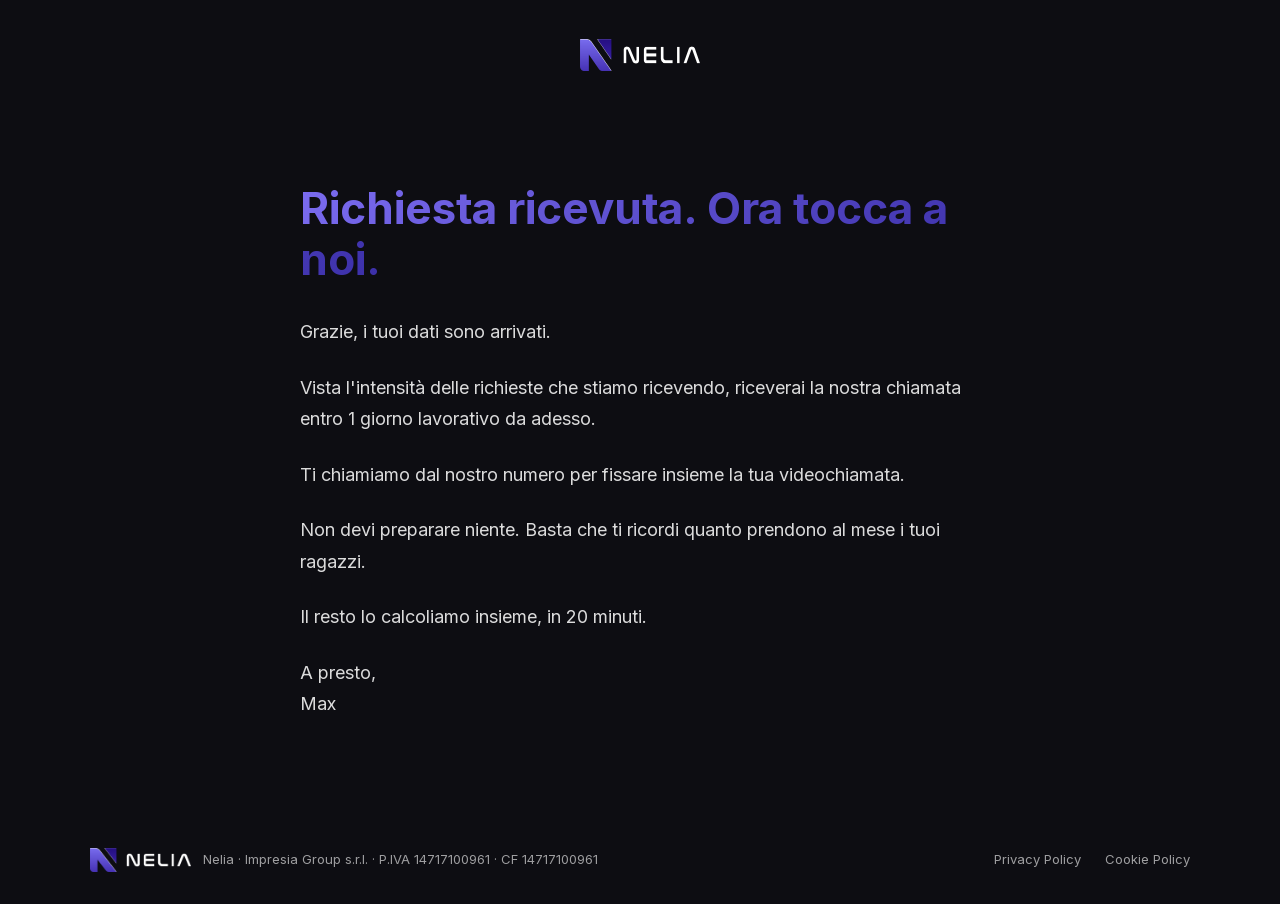
<file: grazie.html>
<!DOCTYPE html>
<html lang="it">
<head>
<meta charset="utf-8">
<meta name="viewport" content="width=device-width, initial-scale=1">
<meta name="robots" content="noindex">
<title>Richiesta ricevuta · Nelia</title>
<link rel="icon" href="assets/favicon.png" type="image/png">
<link rel="stylesheet" href="assets/inter.css">
<link rel="stylesheet" href="assets/styles.css">
<!-- Meta Pixel (lo stesso di prova.mynelia.it) -->
<script>
!function(f,b,e,v,n,t,s){if(f.fbq)return;n=f.fbq=function(){n.callMethod?n.callMethod.apply(n,arguments):n.queue.push(arguments)};if(!f._fbq)f._fbq=n;n.push=n;n.loaded=!0;n.version='2.0';n.queue=[];t=b.createElement(e);t.async=!0;t.src=v;s=b.getElementsByTagName(e)[0];s.parentNode.insertBefore(t,s)}(window,document,'script','https://connect.facebook.net/en_US/fbevents.js');fbq('init','4167147603589375');fbq('track','PageView');
// Lead solo dopo un invio vero del modulo e una volta sola (come prova.mynelia.it/grazie).
try {
  if (sessionStorage.getItem('nelia_lead_fired') !== '1' && sessionStorage.getItem('nelia_lead_pending') === '1') {
    fbq('track', 'Lead');
    sessionStorage.setItem('nelia_lead_fired', '1');
    sessionStorage.removeItem('nelia_lead_pending');
  }
} catch (e) {}
</script>
<script>
(function(c,l,a,r,i,t,y){c[a]=c[a]||function(){(c[a].q=c[a].q||[]).push(arguments)};t=l.createElement(r);t.async=1;t.src="https://www.clarity.ms/tag/"+i;y=l.getElementsByTagName(r)[0];y.parentNode.insertBefore(t,y);})(window, document, "clarity", "script", "ze0okjtqvh");
</script>
</head>
<body>
<noscript><img height="1" width="1" style="display:none" src="https://www.facebook.com/tr?id=4167147603589375&amp;ev=PageView&amp;noscript=1" alt=""/></noscript>
<div class="min-h-screen bg-[#0D0D12] text-white">
  <header class="bg-[#0D0D12] px-5 pt-[28px] pb-4 md:pt-[39px] md:pb-4">
    <div class="mx-auto flex max-w-[1200px] items-center justify-center">
      <a href="./"><img src="assets/nelia-logo-v2.png" alt="Nelia" class="h-7 w-auto md:h-8" style="max-width:120px"/></a>
    </div>
  </header>
  <main class="px-5 py-14 md:py-24">
    <div class="mx-auto w-full max-w-[680px]">
      <h1 class="text-[30px] leading-[1.15] font-bold md:text-[44px]"><span class="bg-nelia-gradient bg-clip-text text-transparent">Richiesta ricevuta. Ora tocca a noi.</span></h1>
      <div class="mt-8 space-y-5 text-[17px] leading-[1.75] text-white/85 md:space-y-6 md:text-[18px]">
        <p>Grazie, i tuoi dati sono arrivati.</p>
        <p>Vista l&#x27;intensità delle richieste che stiamo ricevendo, riceverai la nostra chiamata entro 1 giorno lavorativo da adesso.</p>
        <p>Ti chiamiamo dal nostro numero per fissare insieme la tua videochiamata.</p>
        <p>Non devi preparare niente. Basta che ti ricordi quanto prendono al mese i tuoi ragazzi.</p>
        <p>Il resto lo calcoliamo insieme, in 20 minuti.</p>
        <p>A presto,<br/>Max</p>
      </div>
    </div>
  </main>
  <footer class="bg-[#0D0D12] px-5 py-8 text-white/60">
    <div class="mx-auto flex max-w-[1100px] flex-col items-center gap-4 text-[13px] md:flex-row md:items-center md:justify-between">
      <div class="flex flex-col items-center gap-3 md:flex-row">
        <img src="assets/nelia-logo-v2.png" alt="Nelia" class="h-6 w-auto"/>
        <span class="text-center md:text-left">Nelia · Impresia Group s.r.l. · P.IVA 14717100961 · CF 14717100961</span>
      </div>
      <div class="flex items-center gap-6">
        <a href="https://prova.mynelia.it/privacy" target="_blank" rel="noopener" class="hover:text-white">Privacy Policy</a>
        <a href="https://prova.mynelia.it/cookie" target="_blank" rel="noopener" class="hover:text-white">Cookie Policy</a>
      </div>
    </div>
  </footer>
</div>
</body>
</html>
</file>
<file: assets/inter.css>
/* latin-ext */
@font-face {
  font-family: 'Inter';
  font-style: normal;
  font-weight: 400;
  font-display: swap;
  src: url(inter-latin-ext.woff2) format('woff2');
  unicode-range: U+0100-02BA, U+02BD-02C5, U+02C7-02CC, U+02CE-02D7, U+02DD-02FF, U+0304, U+0308, U+0329, U+1D00-1DBF, U+1E00-1E9F, U+1EF2-1EFF, U+2020, U+20A0-20AB, U+20AD-20C4, U+2113, U+2C60-2C7F, U+A720-A7FF;
}
/* latin */
@font-face {
  font-family: 'Inter';
  font-style: normal;
  font-weight: 400;
  font-display: swap;
  src: url(inter-latin.woff2) format('woff2');
  unicode-range: U+0000-00FF, U+0131, U+0152-0153, U+02BB-02BC, U+02C6, U+02DA, U+02DC, U+0304, U+0308, U+0329, U+2000-206F, U+20AC, U+2122, U+2191, U+2193, U+2212, U+2215, U+FEFF, U+FFFD;
}
/* latin-ext */
@font-face {
  font-family: 'Inter';
  font-style: normal;
  font-weight: 500;
  font-display: swap;
  src: url(inter-latin-ext.woff2) format('woff2');
  unicode-range: U+0100-02BA, U+02BD-02C5, U+02C7-02CC, U+02CE-02D7, U+02DD-02FF, U+0304, U+0308, U+0329, U+1D00-1DBF, U+1E00-1E9F, U+1EF2-1EFF, U+2020, U+20A0-20AB, U+20AD-20C4, U+2113, U+2C60-2C7F, U+A720-A7FF;
}
/* latin */
@font-face {
  font-family: 'Inter';
  font-style: normal;
  font-weight: 500;
  font-display: swap;
  src: url(inter-latin.woff2) format('woff2');
  unicode-range: U+0000-00FF, U+0131, U+0152-0153, U+02BB-02BC, U+02C6, U+02DA, U+02DC, U+0304, U+0308, U+0329, U+2000-206F, U+20AC, U+2122, U+2191, U+2193, U+2212, U+2215, U+FEFF, U+FFFD;
}
/* latin-ext */
@font-face {
  font-family: 'Inter';
  font-style: normal;
  font-weight: 600;
  font-display: swap;
  src: url(inter-latin-ext.woff2) format('woff2');
  unicode-range: U+0100-02BA, U+02BD-02C5, U+02C7-02CC, U+02CE-02D7, U+02DD-02FF, U+0304, U+0308, U+0329, U+1D00-1DBF, U+1E00-1E9F, U+1EF2-1EFF, U+2020, U+20A0-20AB, U+20AD-20C4, U+2113, U+2C60-2C7F, U+A720-A7FF;
}
/* latin */
@font-face {
  font-family: 'Inter';
  font-style: normal;
  font-weight: 600;
  font-display: swap;
  src: url(inter-latin.woff2) format('woff2');
  unicode-range: U+0000-00FF, U+0131, U+0152-0153, U+02BB-02BC, U+02C6, U+02DA, U+02DC, U+0304, U+0308, U+0329, U+2000-206F, U+20AC, U+2122, U+2191, U+2193, U+2212, U+2215, U+FEFF, U+FFFD;
}
/* latin-ext */
@font-face {
  font-family: 'Inter';
  font-style: normal;
  font-weight: 700;
  font-display: swap;
  src: url(inter-latin-ext.woff2) format('woff2');
  unicode-range: U+0100-02BA, U+02BD-02C5, U+02C7-02CC, U+02CE-02D7, U+02DD-02FF, U+0304, U+0308, U+0329, U+1D00-1DBF, U+1E00-1E9F, U+1EF2-1EFF, U+2020, U+20A0-20AB, U+20AD-20C4, U+2113, U+2C60-2C7F, U+A720-A7FF;
}
/* latin */
@font-face {
  font-family: 'Inter';
  font-style: normal;
  font-weight: 700;
  font-display: swap;
  src: url(inter-latin.woff2) format('woff2');
  unicode-range: U+0000-00FF, U+0131, U+0152-0153, U+02BB-02BC, U+02C6, U+02DA, U+02DC, U+0304, U+0308, U+0329, U+2000-206F, U+20AC, U+2122, U+2191, U+2193, U+2212, U+2215, U+FEFF, U+FFFD;
}
</file>
<file: assets/extra.css>
/*! tailwindcss v4.2.4 | MIT License | https://tailwindcss.com */
@layer properties{@supports (((-webkit-hyphens:none)) and (not (margin-trim:inline))) or ((-moz-orient:inline) and (not (color:rgb(from red r g b)))){*,:before,:after,::backdrop{--tw-translate-x:0;--tw-translate-y:0;--tw-translate-z:0;--tw-space-y-reverse:0;--tw-border-style:solid;--tw-leading:initial;--tw-font-weight:initial;--tw-tracking:initial;--tw-shadow:0 0 #0000;--tw-shadow-color:initial;--tw-shadow-alpha:100%;--tw-inset-shadow:0 0 #0000;--tw-inset-shadow-color:initial;--tw-inset-shadow-alpha:100%;--tw-ring-color:initial;--tw-ring-shadow:0 0 #0000;--tw-inset-ring-color:initial;--tw-inset-ring-shadow:0 0 #0000;--tw-ring-inset:initial;--tw-ring-offset-width:0px;--tw-ring-offset-color:#fff;--tw-ring-offset-shadow:0 0 #0000}}}@layer theme{:root,:host{--color-red-600:oklch(57.7% .245 27.325);--color-amber-50:oklch(98.7% .022 95.277);--color-amber-300:oklch(87.9% .169 91.605);--color-amber-700:oklch(55.5% .163 48.998);--color-black:#000;--color-white:#fff;--spacing:.25rem;--font-weight-medium:500;--font-weight-semibold:600;--font-weight-bold:700;--tracking-wider:.05em;--leading-snug:1.375;--animate-bounce:bounce 1s infinite;--default-transition-duration:.15s;--default-transition-timing-function:cubic-bezier(.4, 0, .2, 1)}}@layer base,components;@layer utilities{.absolute{position:absolute}.relative{position:relative}.inset-0{inset:calc(var(--spacing) * 0)}.-top-3{top:calc(var(--spacing) * -3)}.left-1\/2{left:50%}.z-10{z-index:10}.m-0{margin:calc(var(--spacing) * 0)}.mx-auto{margin-inline:auto}.my-8{margin-block:calc(var(--spacing) * 8)}.my-10{margin-block:calc(var(--spacing) * 10)}.mt-1{margin-top:calc(var(--spacing) * 1)}.mt-1\.5{margin-top:calc(var(--spacing) * 1.5)}.mt-2{margin-top:calc(var(--spacing) * 2)}.mt-3{margin-top:calc(var(--spacing) * 3)}.mt-4{margin-top:calc(var(--spacing) * 4)}.mt-6{margin-top:calc(var(--spacing) * 6)}.mt-8{margin-top:calc(var(--spacing) * 8)}.mt-10{margin-top:calc(var(--spacing) * 10)}.mt-12{margin-top:calc(var(--spacing) * 12)}.mb-1\.5{margin-bottom:calc(var(--spacing) * 1.5)}.mb-3{margin-bottom:calc(var(--spacing) * 3)}.mb-4{margin-bottom:calc(var(--spacing) * 4)}.mb-6{margin-bottom:calc(var(--spacing) * 6)}.mb-8{margin-bottom:calc(var(--spacing) * 8)}.block{display:block}.flex{display:flex}.grid{display:grid}.hidden{display:none}.inline-flex{display:inline-flex}.h-5{height:calc(var(--spacing) * 5)}.h-7{height:calc(var(--spacing) * 7)}.h-9{height:calc(var(--spacing) * 9)}.h-\[56px\]{height:56px}.h-auto{height:auto}.h-full{height:100%}.w-5{width:calc(var(--spacing) * 5)}.w-7{width:calc(var(--spacing) * 7)}.w-9{width:calc(var(--spacing) * 9)}.w-\[55\%\]{width:55%}.w-\[62\%\]{width:62%}.w-\[70\%\]{width:70%}.w-\[72\%\]{width:72%}.w-\[94\%\]{width:94%}.w-full{width:100%}.max-w-\[300px\]{max-width:300px}.max-w-\[340px\]{max-width:340px}.max-w-\[420px\]{max-width:420px}.max-w-\[560px\]{max-width:560px}.max-w-\[680px\]{max-width:680px}.max-w-\[760px\]{max-width:760px}.max-w-\[1100px\]{max-width:1100px}.shrink-0{flex-shrink:0}.-translate-x-1\/2{--tw-translate-x:calc(calc(1 / 2 * 100%) * -1);translate:var(--tw-translate-x) var(--tw-translate-y)}.rotate-45{rotate:45deg}.animate-bounce{animation:var(--animate-bounce)}.grid-cols-2{grid-template-columns:repeat(2,minmax(0,1fr))}.flex-col{flex-direction:column}.items-center{align-items:center}.items-start{align-items:flex-start}.justify-between{justify-content:space-between}.justify-center{justify-content:center}.gap-1{gap:calc(var(--spacing) * 1)}.gap-3{gap:calc(var(--spacing) * 3)}.gap-4{gap:calc(var(--spacing) * 4)}.gap-6{gap:calc(var(--spacing) * 6)}.gap-10{gap:calc(var(--spacing) * 10)}:where(.space-y-3>:not(:last-child)){--tw-space-y-reverse:0;margin-block-start:calc(calc(var(--spacing) * 3) * var(--tw-space-y-reverse));margin-block-end:calc(calc(var(--spacing) * 3) * calc(1 - var(--tw-space-y-reverse)))}:where(.space-y-4>:not(:last-child)){--tw-space-y-reverse:0;margin-block-start:calc(calc(var(--spacing) * 4) * var(--tw-space-y-reverse));margin-block-end:calc(calc(var(--spacing) * 4) * calc(1 - var(--tw-space-y-reverse)))}:where(.space-y-5>:not(:last-child)){--tw-space-y-reverse:0;margin-block-start:calc(calc(var(--spacing) * 5) * var(--tw-space-y-reverse));margin-block-end:calc(calc(var(--spacing) * 5) * calc(1 - var(--tw-space-y-reverse)))}.overflow-hidden{overflow:hidden}.rounded-\[10px\]{border-radius:10px}.rounded-\[12px\]{border-radius:12px}.rounded-\[14px\]{border-radius:14px}.rounded-\[16px\]{border-radius:16px}.rounded-full{border-radius:3.40282e38px}.border{border-style:var(--tw-border-style);border-width:1px}.border-y{border-block-style:var(--tw-border-style);border-block-width:1px}.border-b{border-bottom-style:var(--tw-border-style);border-bottom-width:1px}.border-l-4{border-left-style:var(--tw-border-style);border-left-width:4px}.border-\[\#7B6CF0\]{border-color:#7b6cf0}.border-\[\#7B6CF0\]\/40{border-color:oklab(61.2587% .047513 -.18517/.4)}.border-\[\#7B6CF0\]\/50{border-color:oklab(61.2587% .047513 -.18517/.5)}.border-\[\#FFE4E6\]{border-color:#ffe4e6}.border-amber-300{border-color:var(--color-amber-300)}.border-black\/10{border-color:#0000001a}@supports (color:color-mix(in lab, red, red)){.border-black\/10{border-color:color-mix(in oklab, var(--color-black) 10%, transparent)}}.border-white\/10{border-color:#ffffff1a}@supports (color:color-mix(in lab, red, red)){.border-white\/10{border-color:color-mix(in oklab, var(--color-white) 10%, transparent)}}.bg-\[\#0D0D12\]{background-color:#0d0d12}.bg-\[\#7B6CF0\]{background-color:#7b6cf0}.bg-\[\#7B6CF0\]\/10{background-color:oklab(61.2587% .047513 -.18517/.1)}.bg-\[\#A99DF5\]{background-color:#a99df5}.bg-\[\#F6F6F9\]{background-color:#f6f6f9}.bg-\[\#FFE4E6\]{background-color:#ffe4e6}.bg-\[\#FFF5F5\]{background-color:#fff5f5}.bg-amber-50{background-color:var(--color-amber-50)}.bg-white{background-color:var(--color-white)}.bg-white\/\[0\.02\]{background-color:#ffffff05}@supports (color:color-mix(in lab, red, red)){.bg-white\/\[0\.02\]{background-color:color-mix(in oklab, var(--color-white) 2%, transparent)}}.bg-white\/\[0\.04\]{background-color:#ffffff0a}@supports (color:color-mix(in lab, red, red)){.bg-white\/\[0\.04\]{background-color:color-mix(in oklab, var(--color-white) 4%, transparent)}}.bg-white\/\[0\.05\]{background-color:#ffffff0d}@supports (color:color-mix(in lab, red, red)){.bg-white\/\[0\.05\]{background-color:color-mix(in oklab, var(--color-white) 5%, transparent)}}.bg-clip-text{-webkit-background-clip:text;background-clip:text}.object-cover{object-fit:cover}.p-5{padding:calc(var(--spacing) * 5)}.p-6{padding:calc(var(--spacing) * 6)}.p-7{padding:calc(var(--spacing) * 7)}.px-3{padding-inline:calc(var(--spacing) * 3)}.px-4{padding-inline:calc(var(--spacing) * 4)}.px-5{padding-inline:calc(var(--spacing) * 5)}.px-6{padding-inline:calc(var(--spacing) * 6)}.px-8{padding-inline:calc(var(--spacing) * 8)}.py-1{padding-block:calc(var(--spacing) * 1)}.py-3{padding-block:calc(var(--spacing) * 3)}.py-4{padding-block:calc(var(--spacing) * 4)}.py-5{padding-block:calc(var(--spacing) * 5)}.py-6{padding-block:calc(var(--spacing) * 6)}.py-12{padding-block:calc(var(--spacing) * 12)}.pt-1{padding-top:calc(var(--spacing) * 1)}.pt-2{padding-top:calc(var(--spacing) * 2)}.pb-6{padding-bottom:calc(var(--spacing) * 6)}.pl-6{padding-left:calc(var(--spacing) * 6)}.text-center{text-align:center}.text-left{text-align:left}.text-\[13px\]{font-size:13px}.text-\[14px\]{font-size:14px}.text-\[15px\]{font-size:15px}.text-\[16px\]{font-size:16px}.text-\[17px\]{font-size:17px}.text-\[18px\]{font-size:18px}.text-\[19px\]{font-size:19px}.text-\[20px\]{font-size:20px}.text-\[22px\]{font-size:22px}.text-\[24px\]{font-size:24px}.text-\[26px\]{font-size:26px}.text-\[28px\]{font-size:28px}.text-\[30px\]{font-size:30px}.text-\[40px\]{font-size:40px}.text-\[56px\]{font-size:56px}.leading-\[1\.1\]{--tw-leading:1.1;line-height:1.1}.leading-\[1\.2\]{--tw-leading:1.2;line-height:1.2}.leading-\[1\.3\]{--tw-leading:1.3;line-height:1.3}.leading-\[1\.5\]{--tw-leading:1.5;line-height:1.5}.leading-\[1\.6\]{--tw-leading:1.6;line-height:1.6}.leading-\[1\.15\]{--tw-leading:1.15;line-height:1.15}.leading-\[1\.35\]{--tw-leading:1.35;line-height:1.35}.leading-\[1\.55\]{--tw-leading:1.55;line-height:1.55}.leading-\[1\.75\]{--tw-leading:1.75;line-height:1.75}.leading-none{--tw-leading:1;line-height:1}.leading-snug{--tw-leading:var(--leading-snug);line-height:var(--leading-snug)}.font-bold{--tw-font-weight:var(--font-weight-bold);font-weight:var(--font-weight-bold)}.font-medium{--tw-font-weight:var(--font-weight-medium);font-weight:var(--font-weight-medium)}.font-semibold{--tw-font-weight:var(--font-weight-semibold);font-weight:var(--font-weight-semibold)}.tracking-\[0\.2em\]{--tw-tracking:.2em;letter-spacing:.2em}.tracking-wider{--tw-tracking:var(--tracking-wider);letter-spacing:var(--tracking-wider)}.whitespace-nowrap{white-space:nowrap}.text-\[\#0D0D12\]{color:#0d0d12}.text-\[\#0D0D12\]\/55{color:oklab(16.1523% .00274358 -.0101216/.55)}.text-\[\#0D0D12\]\/60{color:oklab(16.1523% .00274358 -.0101216/.6)}.text-\[\#0D0D12\]\/70{color:oklab(16.1523% .00274358 -.0101216/.7)}.text-\[\#0D0D12\]\/80{color:oklab(16.1523% .00274358 -.0101216/.8)}.text-\[\#3B2FA8\]{color:#3b2fa8}.text-\[\#A99DF5\]{color:#a99df5}.text-\[\#E11D48\]{color:#e11d48}.text-amber-700{color:var(--color-amber-700)}.text-red-600{color:var(--color-red-600)}.text-transparent{color:#0000}.text-white{color:var(--color-white)}.text-white\/50{color:#ffffff80}@supports (color:color-mix(in lab, red, red)){.text-white\/50{color:color-mix(in oklab, var(--color-white) 50%, transparent)}}.text-white\/60{color:#fff9}@supports (color:color-mix(in lab, red, red)){.text-white\/60{color:color-mix(in oklab, var(--color-white) 60%, transparent)}}.text-white\/80{color:#fffc}@supports (color:color-mix(in lab, red, red)){.text-white\/80{color:color-mix(in oklab, var(--color-white) 80%, transparent)}}.text-white\/85{color:#ffffffd9}@supports (color:color-mix(in lab, red, red)){.text-white\/85{color:color-mix(in oklab, var(--color-white) 85%, transparent)}}.uppercase{text-transform:uppercase}.italic{font-style:italic}.not-italic{font-style:normal}.underline{text-decoration-line:underline}.placeholder-black\/30::placeholder{color:#0000004d}@supports (color:color-mix(in lab, red, red)){.placeholder-black\/30::placeholder{color:color-mix(in oklab, var(--color-black) 30%, transparent)}}.accent-\[\#3B2FA8\]{accent-color:#3b2fa8}.shadow-\[0_10px_30px_-10px_rgba\(123\,108\,240\,0\.7\)\]{--tw-shadow:0 10px 30px -10px var(--tw-shadow-color,#7b6cf0b3);box-shadow:var(--tw-inset-shadow), var(--tw-inset-ring-shadow), var(--tw-ring-offset-shadow), var(--tw-ring-shadow), var(--tw-shadow)}.shadow-\[0_10px_30px_-15px_rgba\(13\,13\,18\,0\.15\)\]{--tw-shadow:0 10px 30px -15px var(--tw-shadow-color,#0d0d1226);box-shadow:var(--tw-inset-shadow), var(--tw-inset-ring-shadow), var(--tw-ring-offset-shadow), var(--tw-ring-shadow), var(--tw-shadow)}.shadow-\[0_20px_50px_-20px_rgba\(13\,13\,18\,0\.35\)\]{--tw-shadow:0 20px 50px -20px var(--tw-shadow-color,#0d0d1259);box-shadow:var(--tw-inset-shadow), var(--tw-inset-ring-shadow), var(--tw-ring-offset-shadow), var(--tw-ring-shadow), var(--tw-shadow)}.shadow-\[0_20px_60px_-20px_rgba\(0\,0\,0\,0\.6\)\]{--tw-shadow:0 20px 60px -20px var(--tw-shadow-color,#0009);box-shadow:var(--tw-inset-shadow), var(--tw-inset-ring-shadow), var(--tw-ring-offset-shadow), var(--tw-ring-shadow), var(--tw-shadow)}.shadow-\[0_20px_60px_-30px_rgba\(59\,47\,168\,0\.5\)\]{--tw-shadow:0 20px 60px -30px var(--tw-shadow-color,#3b2fa880);box-shadow:var(--tw-inset-shadow), var(--tw-inset-ring-shadow), var(--tw-ring-offset-shadow), var(--tw-ring-shadow), var(--tw-shadow)}.shadow-\[0_30px_80px_-30px_rgba\(123\,108\,240\,0\.5\)\]{--tw-shadow:0 30px 80px -30px var(--tw-shadow-color,#7b6cf080);box-shadow:var(--tw-inset-shadow), var(--tw-inset-ring-shadow), var(--tw-ring-offset-shadow), var(--tw-ring-shadow), var(--tw-shadow)}.ring-1{--tw-ring-shadow:var(--tw-ring-inset,) 0 0 0 calc(1px + var(--tw-ring-offset-width)) var(--tw-ring-color,currentcolor);box-shadow:var(--tw-inset-shadow), var(--tw-inset-ring-shadow), var(--tw-ring-offset-shadow), var(--tw-ring-shadow), var(--tw-shadow)}.ring-white\/10{--tw-ring-color:#ffffff1a}@supports (color:color-mix(in lab, red, red)){.ring-white\/10{--tw-ring-color:color-mix(in oklab, var(--color-white) 10%, transparent)}}.transition{transition-property:color,background-color,border-color,outline-color,text-decoration-color,fill,stroke,--tw-gradient-from,--tw-gradient-via,--tw-gradient-to,opacity,box-shadow,transform,translate,scale,rotate,filter,-webkit-backdrop-filter,backdrop-filter,display,content-visibility,overlay,pointer-events;transition-timing-function:var(--tw-ease,var(--default-transition-timing-function));transition-duration:var(--tw-duration,var(--default-transition-duration))}.transition-transform{transition-property:transform,translate,scale,rotate;transition-timing-function:var(--tw-ease,var(--default-transition-timing-function));transition-duration:var(--tw-duration,var(--default-transition-duration))}.outline-none{--tw-outline-style:none;outline-style:none}.focus\:border-\[\#7B6CF0\]:focus{border-color:#7b6cf0}.focus\:ring-2:focus{--tw-ring-shadow:var(--tw-ring-inset,) 0 0 0 calc(2px + var(--tw-ring-offset-width)) var(--tw-ring-color,currentcolor);box-shadow:var(--tw-inset-shadow), var(--tw-inset-ring-shadow), var(--tw-ring-offset-shadow), var(--tw-ring-shadow), var(--tw-shadow)}.focus\:ring-\[\#7B6CF0\]\/30:focus{--tw-ring-color:oklab(61.2587% .047513 -.18517/.3)}.active\:scale-\[0\.99\]:active{scale:.99}.disabled\:opacity-70:disabled{opacity:.7}@media (min-width:48rem){.md\:order-last{order:9999}.md\:block{display:block}.md\:hidden{display:none}.md\:inline-flex{display:inline-flex}.md\:h-\[56px\]{height:56px}.md\:w-auto{width:auto}.md\:w-full{width:100%}.md\:-translate-y-\[18\%\]{--tw-translate-y:calc(18% * -1);translate:var(--tw-translate-x) var(--tw-translate-y)}.md\:grid-cols-2{grid-template-columns:repeat(2,minmax(0,1fr))}.md\:grid-cols-3{grid-template-columns:repeat(3,minmax(0,1fr))}.md\:grid-cols-\[1\.1fr_0\.9fr\]{grid-template-columns:1.1fr .9fr}.md\:grid-cols-\[1\.2fr_0\.8fr\]{grid-template-columns:1.2fr .8fr}.md\:flex-row{flex-direction:row}.md\:justify-center{justify-content:center}:where(.md\:space-y-6>:not(:last-child)){--tw-space-y-reverse:0;margin-block-start:calc(calc(var(--spacing) * 6) * var(--tw-space-y-reverse));margin-block-end:calc(calc(var(--spacing) * 6) * calc(1 - var(--tw-space-y-reverse)))}.md\:rounded-full{border-radius:3.40282e38px}.md\:p-8{padding:calc(var(--spacing) * 8)}.md\:px-8{padding-inline:calc(var(--spacing) * 8)}.md\:py-16{padding-block:calc(var(--spacing) * 16)}.md\:py-20{padding-block:calc(var(--spacing) * 20)}.md\:text-\[14px\]{font-size:14px}.md\:text-\[15px\]{font-size:15px}.md\:text-\[17px\]{font-size:17px}.md\:text-\[18px\]{font-size:18px}.md\:text-\[19px\]{font-size:19px}.md\:text-\[20px\]{font-size:20px}.md\:text-\[24px\]{font-size:24px}.md\:text-\[26px\]{font-size:26px}.md\:text-\[28px\]{font-size:28px}.md\:text-\[30px\]{font-size:30px}.md\:text-\[32px\]{font-size:32px}.md\:text-\[40px\]{font-size:40px}.md\:text-\[44px\]{font-size:44px}@media (hover:hover){.md\:hover\:scale-\[1\.02\]:hover{scale:1.02}}}}@property --tw-translate-x{syntax:"*";inherits:false;initial-value:0}@property --tw-translate-y{syntax:"*";inherits:false;initial-value:0}@property --tw-translate-z{syntax:"*";inherits:false;initial-value:0}@property --tw-space-y-reverse{syntax:"*";inherits:false;initial-value:0}@property --tw-border-style{syntax:"*";inherits:false;initial-value:solid}@property --tw-leading{syntax:"*";inherits:false}@property --tw-font-weight{syntax:"*";inherits:false}@property --tw-tracking{syntax:"*";inherits:false}@property --tw-shadow{syntax:"*";inherits:false;initial-value:0 0 #0000}@property --tw-shadow-color{syntax:"*";inherits:false}@property --tw-shadow-alpha{syntax:"<percentage>";inherits:false;initial-value:100%}@property --tw-inset-shadow{syntax:"*";inherits:false;initial-value:0 0 #0000}@property --tw-inset-shadow-color{syntax:"*";inherits:false}@property --tw-inset-shadow-alpha{syntax:"<percentage>";inherits:false;initial-value:100%}@property --tw-ring-color{syntax:"*";inherits:false}@property --tw-ring-shadow{syntax:"*";inherits:false;initial-value:0 0 #0000}@property --tw-inset-ring-color{syntax:"*";inherits:false}@property --tw-inset-ring-shadow{syntax:"*";inherits:false;initial-value:0 0 #0000}@property --tw-ring-inset{syntax:"*";inherits:false}@property --tw-ring-offset-width{syntax:"<length>";inherits:false;initial-value:0}@property --tw-ring-offset-color{syntax:"*";inherits:false;initial-value:#fff}@property --tw-ring-offset-shadow{syntax:"*";inherits:false;initial-value:0 0 #0000}@keyframes bounce{0%,to{animation-timing-function:cubic-bezier(.8,0,1,1);transform:translateY(-25%)}50%{animation-timing-function:cubic-bezier(0,0,.2,1);transform:none}}
</file>
